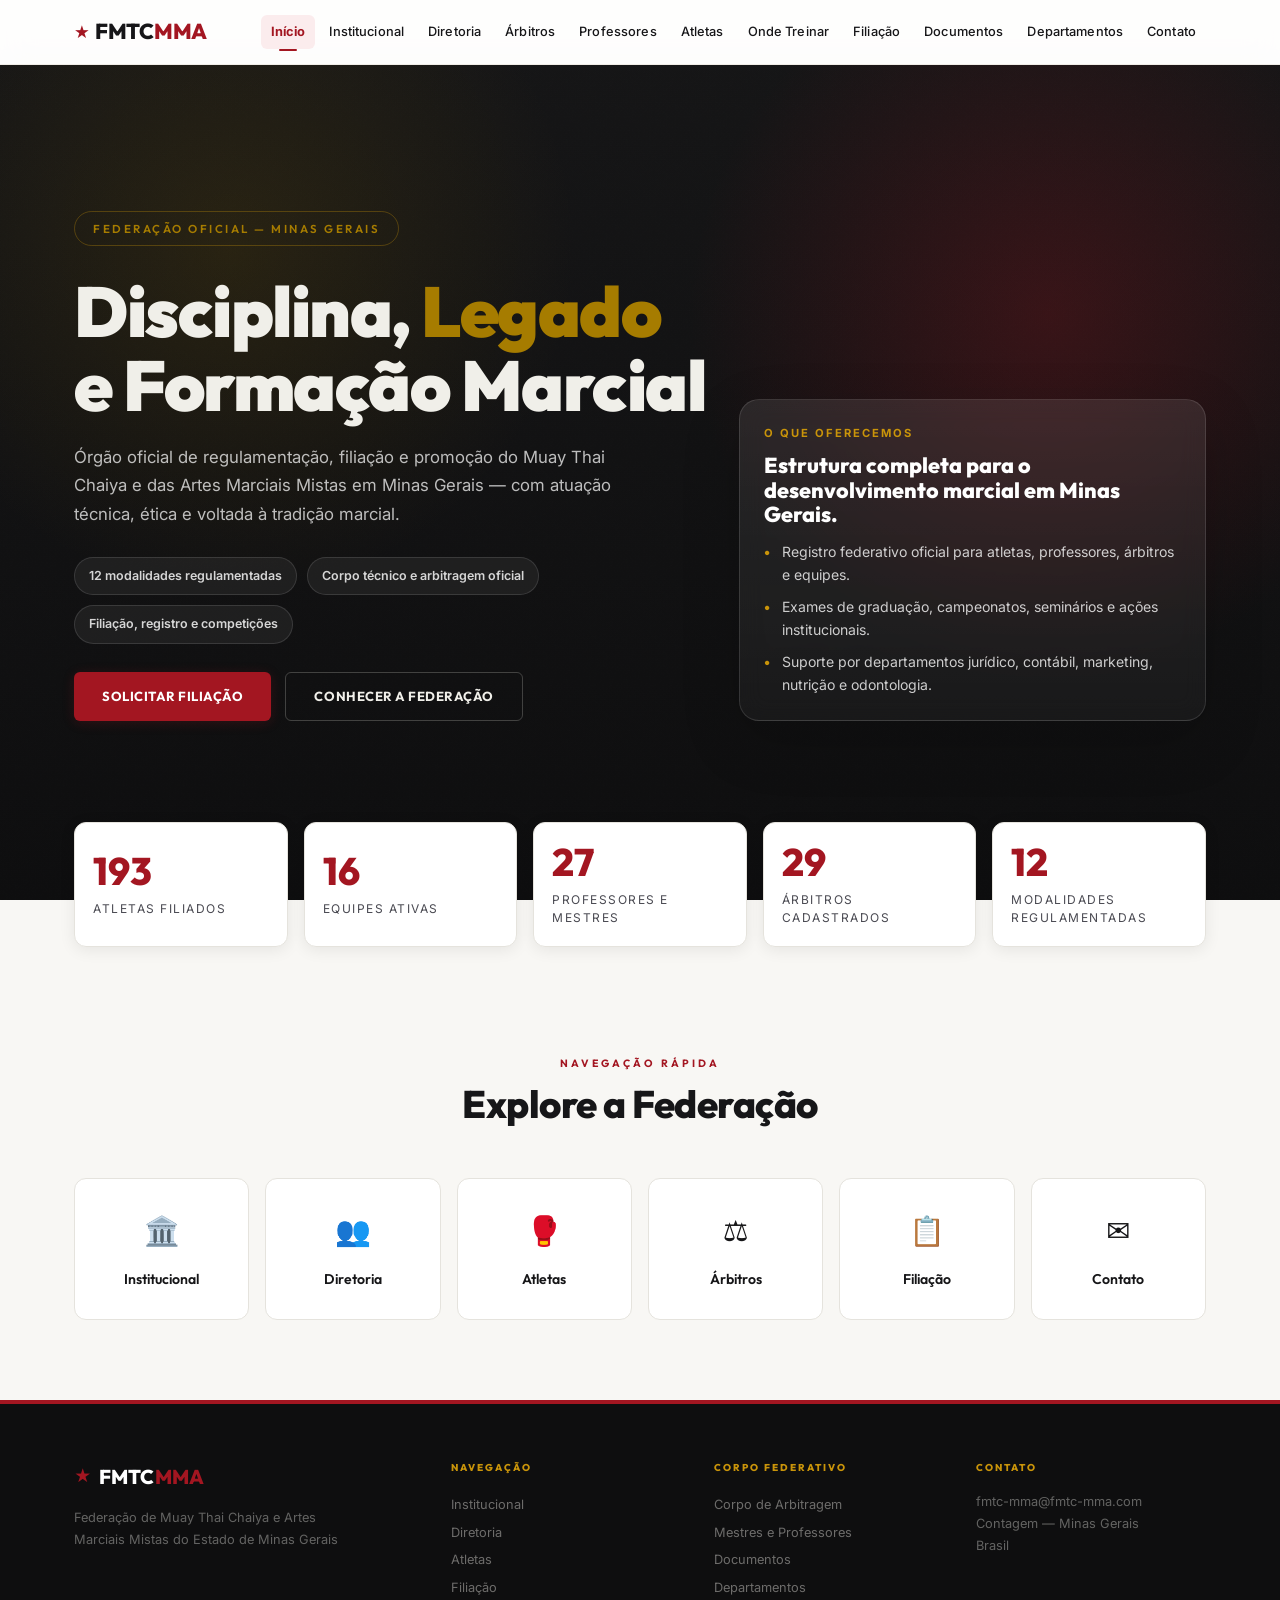
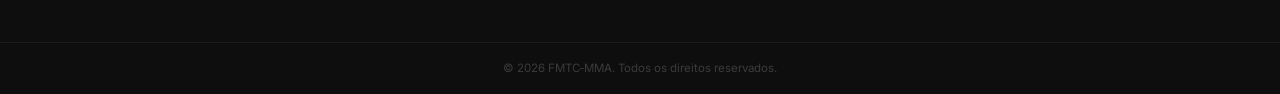
<file: index.html>
<!DOCTYPE html>
<html lang="pt-BR">
<head>
  <meta charset="UTF-8">
  <meta name="viewport" content="width=device-width, initial-scale=1.0">
  <title>FMTC-MMA — Federação de Muay Thai Chaiya e MMA de Minas Gerais</title>
  <meta name="description" content="Site oficial da FMTC-MMA — Federação de Muay Thai Chaiya e Artes Marciais Mistas de Minas Gerais. Filiação, arbitragem, corpo técnico, atletas e competições.">
  <link rel="preconnect" href="https://fonts.googleapis.com">
  <link rel="preconnect" href="https://fonts.gstatic.com" crossorigin>
  <link href="https://fonts.googleapis.com/css2?family=Inter:wght@400;500;600&family=Outfit:wght@500;600;700;800;900&display=swap" rel="stylesheet">
  <link rel="stylesheet" href="style.css">
</head>
<body>

  <a class="skip-link" href="#main-content">Ir para o conteúdo</a>

  <!-- ══════ HEADER ══════ -->
  <header class="header" id="header">
    <div class="container header__inner">
      <a href="#/inicio" class="logo" aria-label="Página inicial">
        <span class="logo__icon">&#9733;</span>
        <span class="logo__text">FMTC<span class="logo__accent">MMA</span></span>
      </a>
      <nav class="nav-desktop" aria-label="Navegação principal">
        <a href="#/inicio" class="nav-link" data-route="/inicio">Início</a>
        <a href="#/institucional" class="nav-link" data-route="/institucional">Institucional</a>
        <a href="#/diretoria" class="nav-link" data-route="/diretoria">Diretoria</a>
        <a href="#/arbitros" class="nav-link" data-route="/arbitros">Árbitros</a>
        <a href="#/professores" class="nav-link" data-route="/professores">Professores</a>
        <a href="#/atletas" class="nav-link" data-route="/atletas">Atletas</a>
        <a href="#/onde-treinar" class="nav-link" data-route="/onde-treinar">Onde Treinar</a>
        <a href="#/filiacao" class="nav-link" data-route="/filiacao">Filiação</a>
        <a href="#/documentos" class="nav-link" data-route="/documentos">Documentos</a>
        <a href="#/departamentos" class="nav-link" data-route="/departamentos">Departamentos</a>
        <a href="#/contato" class="nav-link" data-route="/contato">Contato</a>
      </nav>
      <button class="mobile-toggle" id="mobileToggle" aria-label="Abrir menu de navegação" aria-expanded="false" aria-controls="navMobile">
        <span></span><span></span><span></span>
      </button>
    </div>
    <nav class="nav-mobile" id="navMobile" aria-label="Navegação mobile" aria-hidden="true">
      <a href="#/inicio" class="nav-link" data-route="/inicio">Início</a>
      <a href="#/institucional" class="nav-link" data-route="/institucional">Institucional</a>
      <a href="#/diretoria" class="nav-link" data-route="/diretoria">Diretoria</a>
      <a href="#/arbitros" class="nav-link" data-route="/arbitros">Árbitros</a>
      <a href="#/professores" class="nav-link" data-route="/professores">Professores</a>
      <a href="#/atletas" class="nav-link" data-route="/atletas">Atletas</a>
      <a href="#/onde-treinar" class="nav-link" data-route="/onde-treinar">Onde Treinar</a>
      <a href="#/filiacao" class="nav-link" data-route="/filiacao">Filiação</a>
      <a href="#/documentos" class="nav-link" data-route="/documentos">Documentos</a>
      <a href="#/departamentos" class="nav-link" data-route="/departamentos">Departamentos</a>
      <a href="#/contato" class="nav-link" data-route="/contato">Contato</a>
    </nav>
  </header>

  <!-- ══════ SPA VIEW CONTAINER ══════ -->
  <main id="main-content" class="app" aria-live="polite" aria-atomic="false"></main>

  <!-- ══════ FOOTER ══════ -->
  <footer class="footer">
    <div class="container footer__grid">
      <div class="footer__col">
        <div class="footer__brand"><span class="logo__icon">&#9733;</span> <span class="logo__text">FMTC<span class="logo__accent">MMA</span></span></div>
        <p class="footer__tagline">Federação de Muay Thai Chaiya e Artes Marciais Mistas do Estado de Minas Gerais</p>
      </div>
      <div class="footer__col">
        <h4 class="footer__heading">Navegação</h4>
        <a href="#/institucional">Institucional</a>
        <a href="#/diretoria">Diretoria</a>
        <a href="#/atletas">Atletas</a>
        <a href="#/filiacao">Filiação</a>
      </div>
      <div class="footer__col">
        <h4 class="footer__heading">Corpo Federativo</h4>
        <a href="#/arbitros">Corpo de Arbitragem</a>
        <a href="#/professores">Mestres e Professores</a>
        <a href="#/documentos">Documentos</a>
        <a href="#/departamentos">Departamentos</a>
      </div>
      <div class="footer__col">
        <h4 class="footer__heading">Contato</h4>
        <p>fmtc-mma@fmtc-mma.com</p>
        <p>Contagem — Minas Gerais</p>
        <p>Brasil</p>
      </div>
    </div>
    <div class="footer__bottom">
      <div class="container"><p>&copy; 2026 FMTC&#8209;MMA. Todos os direitos reservados.</p></div>
    </div>
  </footer>

  <script src="script.js"></script>
</body>
</html>
</file>
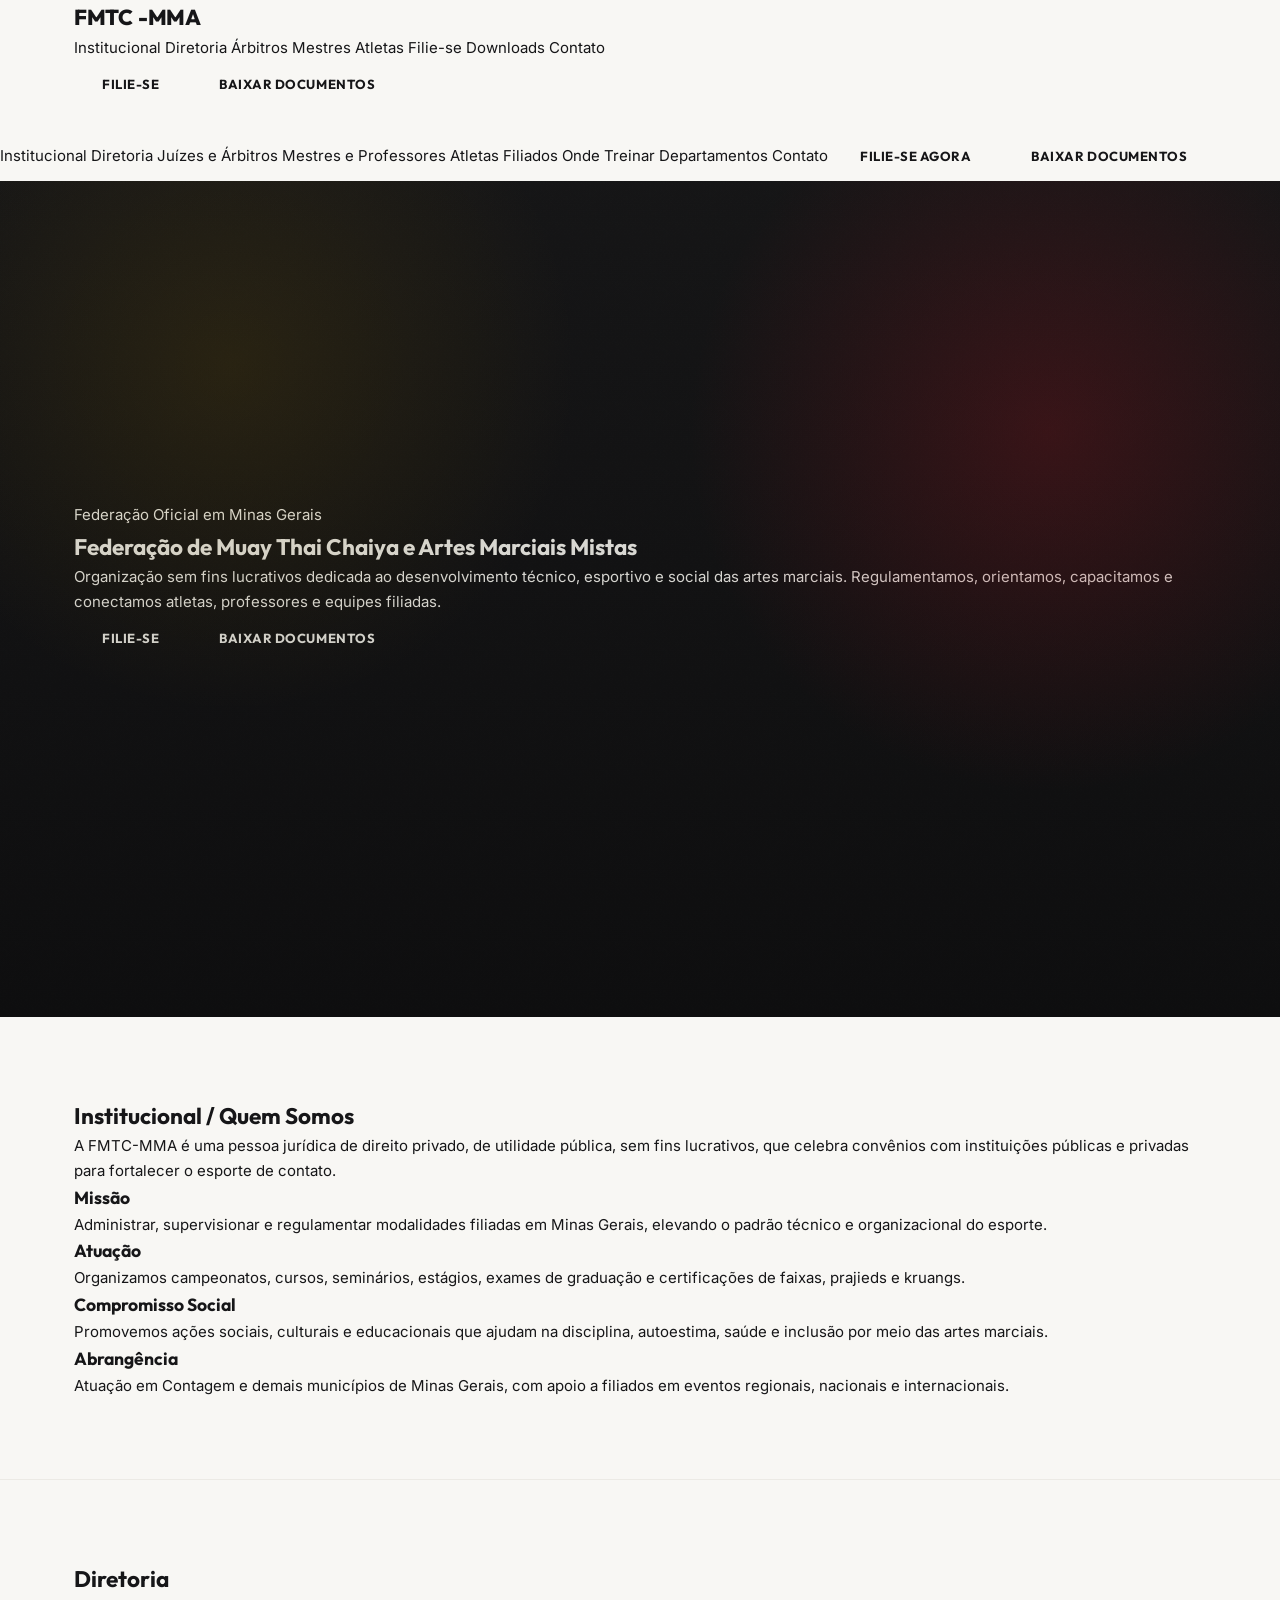
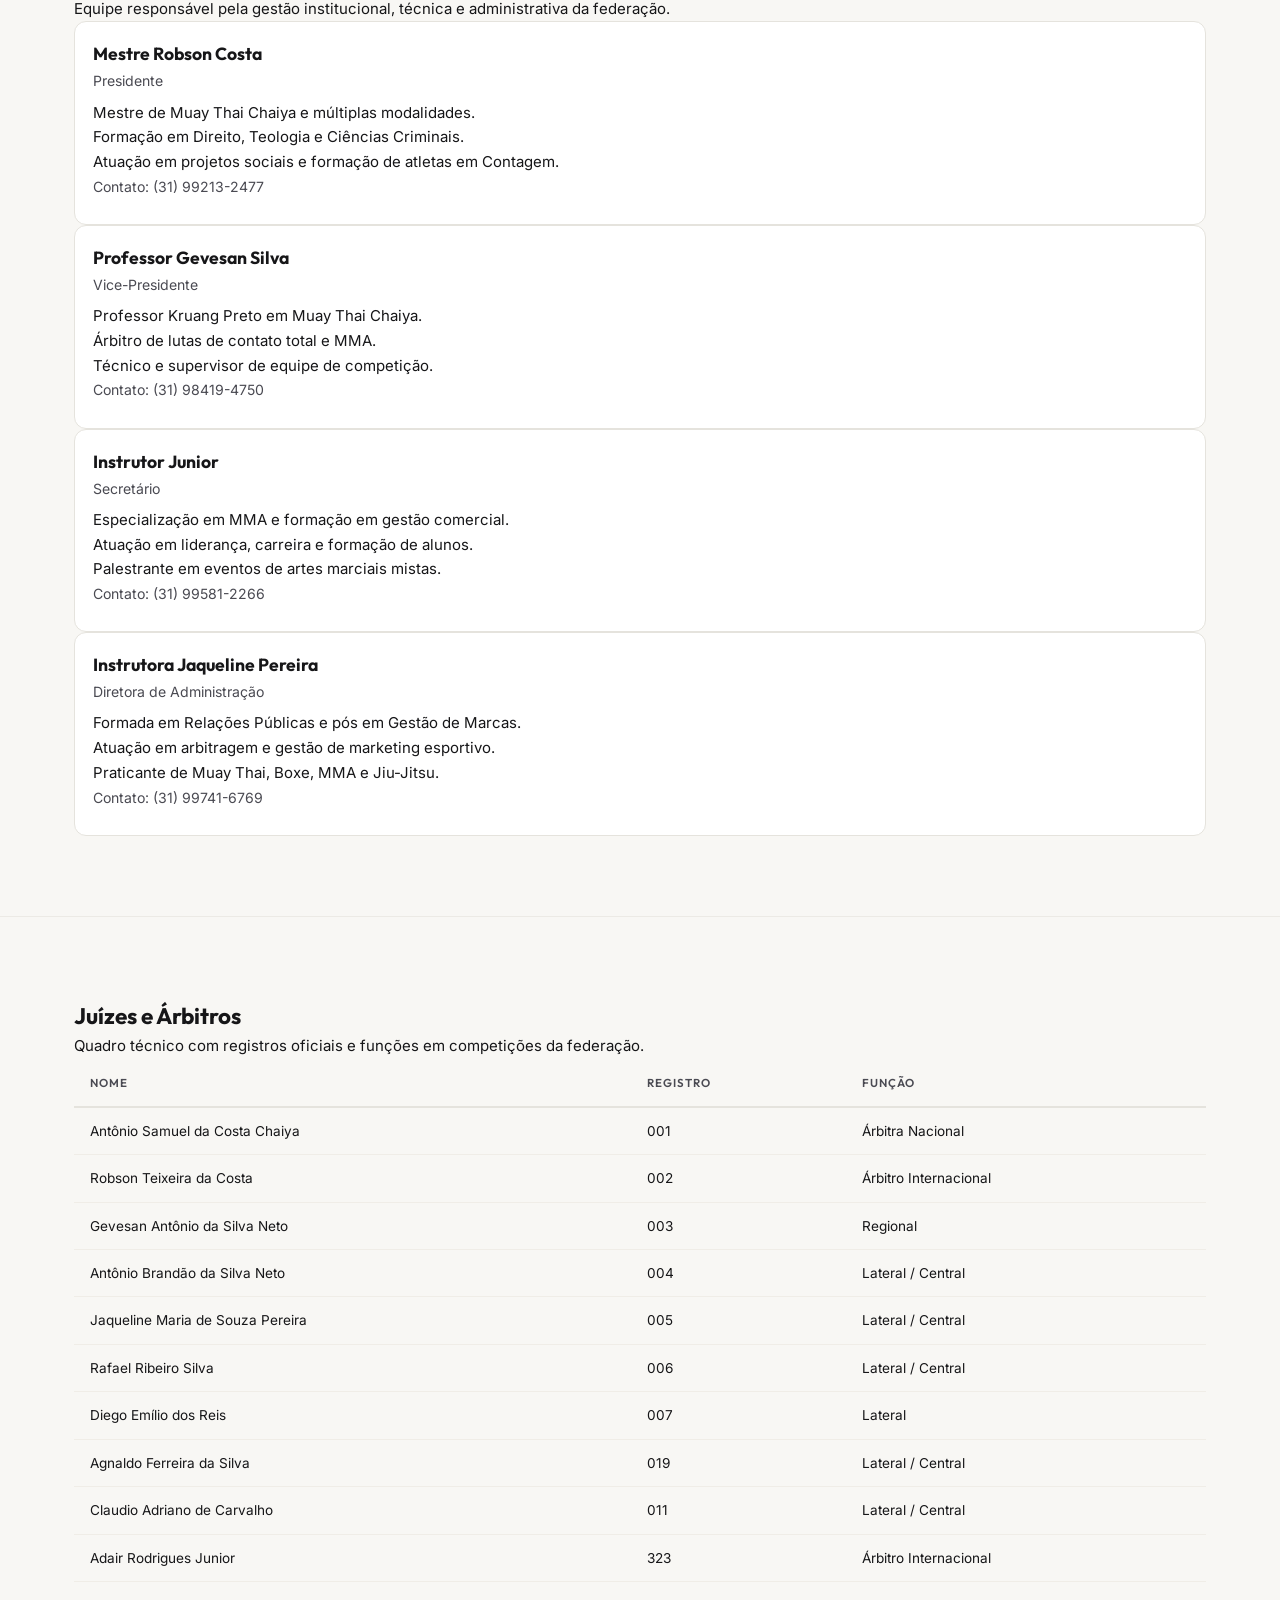
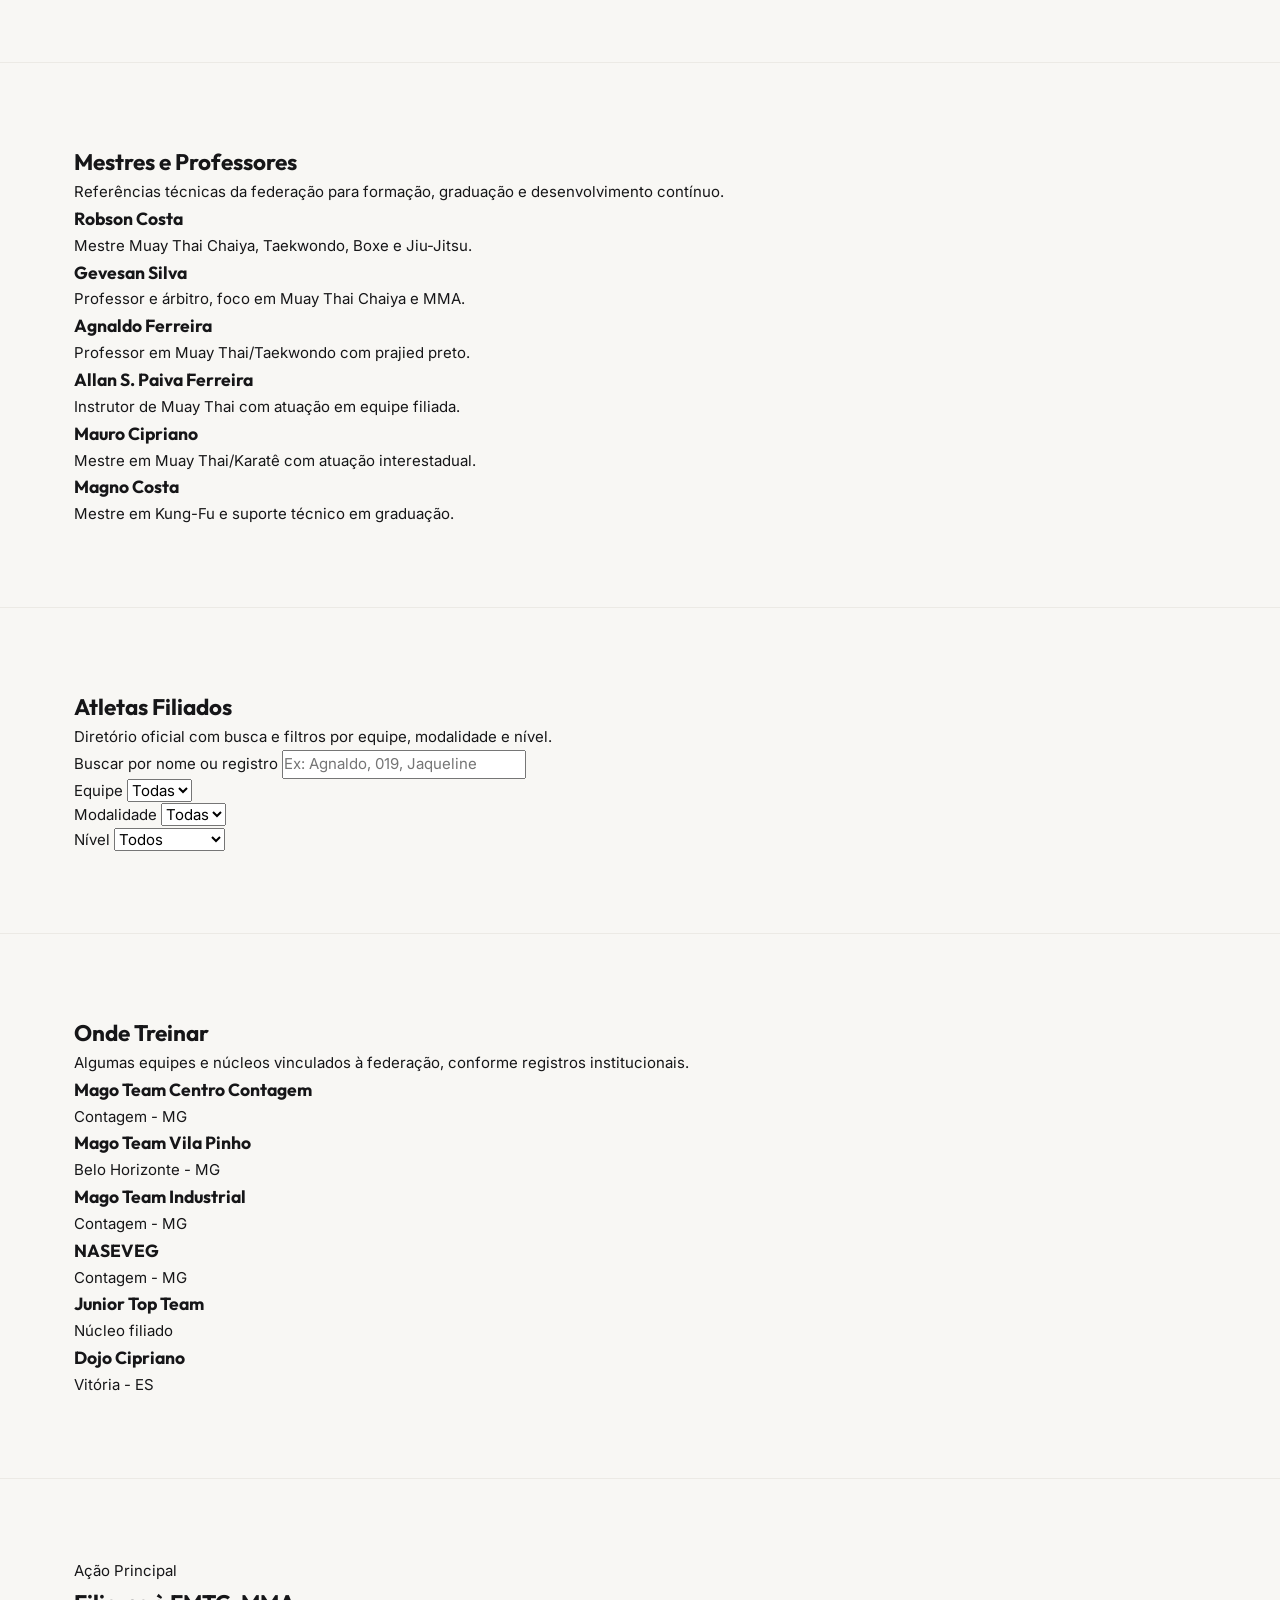
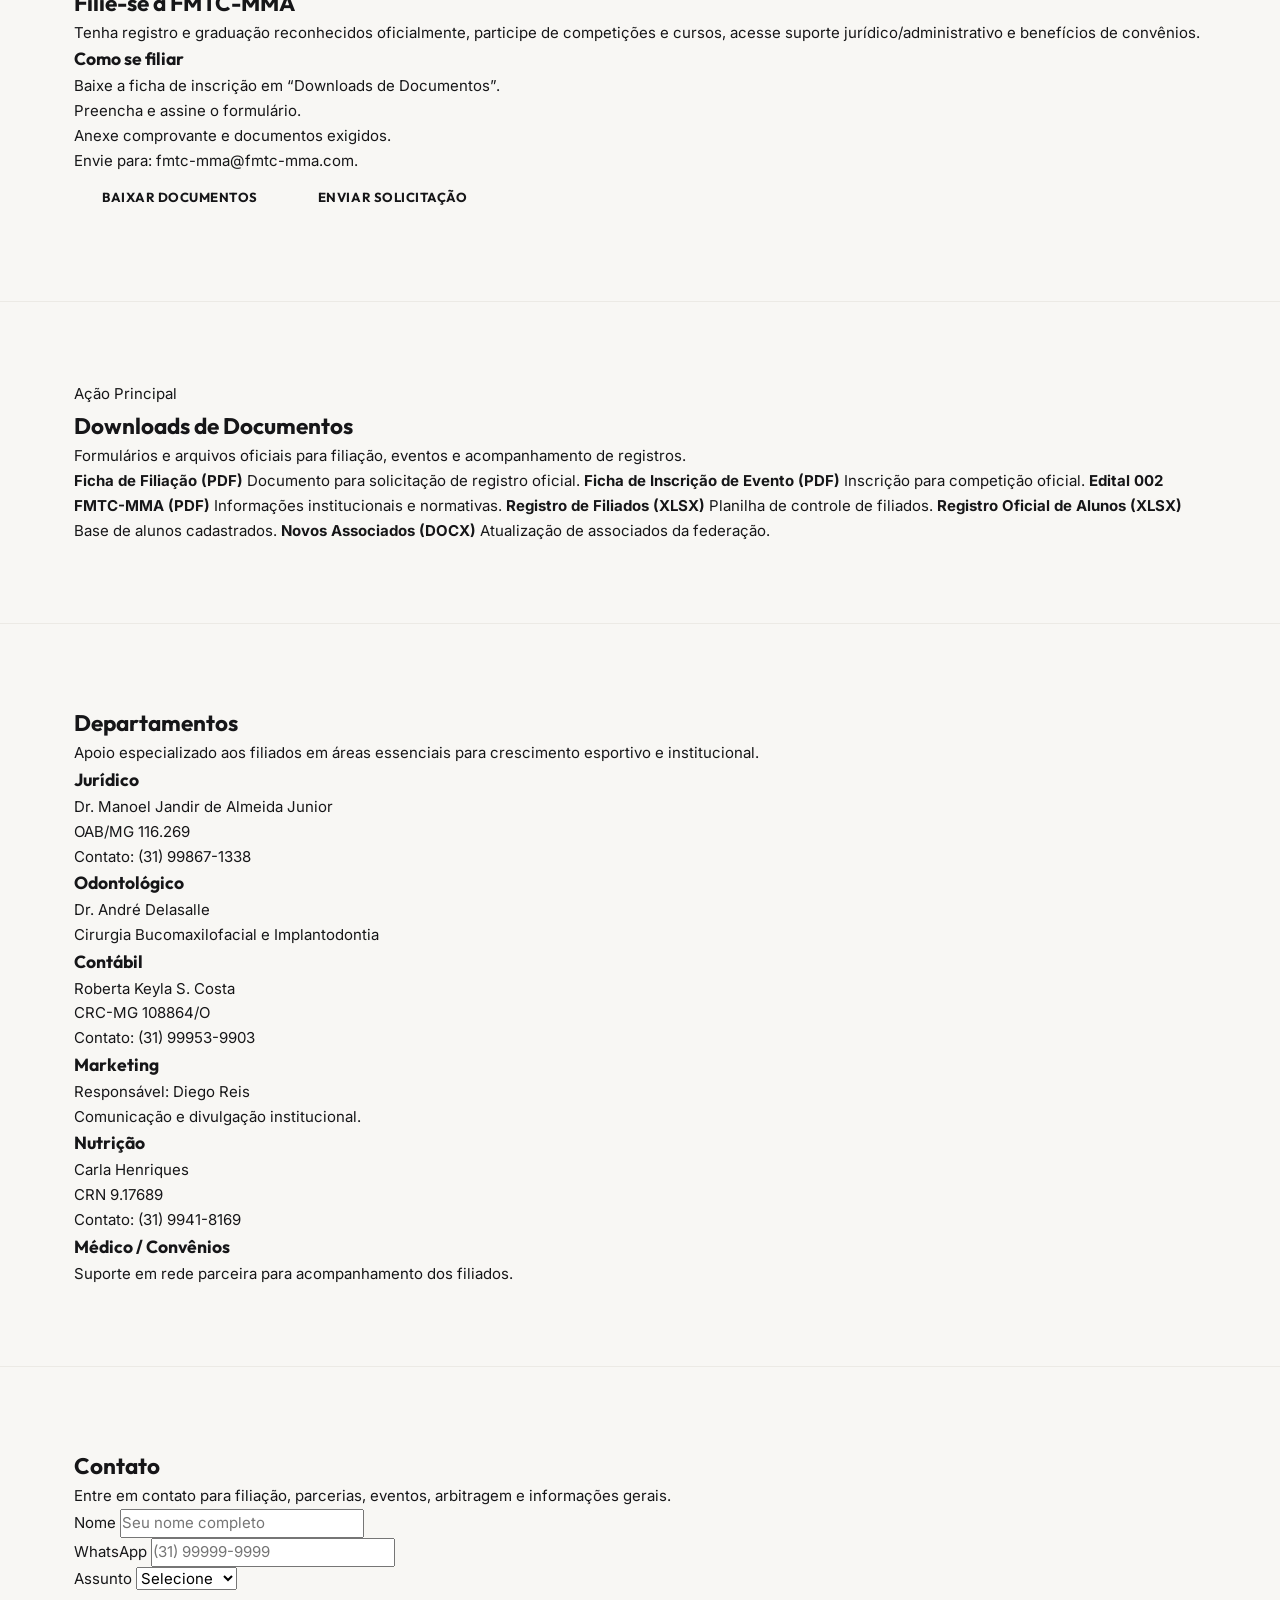
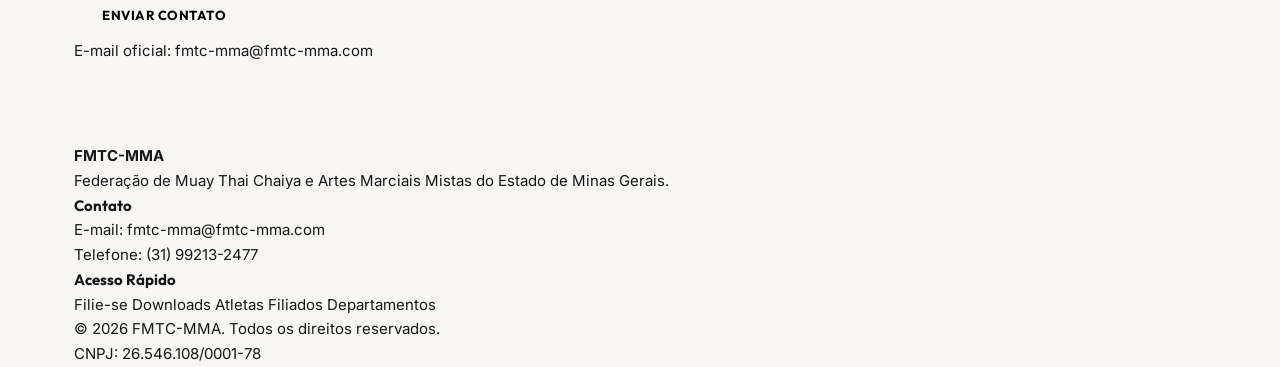
<file: bkp-index.html>
<!DOCTYPE html>
<html lang="pt-BR">
<head>
  <meta charset="UTF-8">
  <meta name="viewport" content="width=device-width, initial-scale=1.0">
  <title>FMTC-MMA | Federação de Muay Thai Chaiya e Artes Marciais Mistas de Minas Gerais</title>
  <meta name="description" content="Site oficial da FMTC-MMA. Conheça a federação, diretoria, árbitros, mestres e professores, atletas filiados, departamentos e documentos oficiais.">
  <meta name="author" content="FMTC-MMA">
  <meta property="og:type" content="website">
  <meta property="og:title" content="FMTC-MMA | Federação de Muay Thai Chaiya e Artes Marciais Mistas de Minas Gerais">
  <meta property="og:description" content="Informações institucionais, filiação, atletas e documentos oficiais da federação.">
  <meta property="og:image" content="https://placehold.co/1200x630/B91C1C/FFFFFF?text=FMTC-MMA">
  <meta property="twitter:card" content="summary_large_image">

  <link rel="preconnect" href="https://fonts.googleapis.com">
  <link rel="preconnect" href="https://fonts.gstatic.com" crossorigin>
  <link href="https://fonts.googleapis.com/css2?family=Inter:wght@400;500;600&family=Outfit:wght@600;700;800&display=swap" rel="stylesheet">
  <link rel="stylesheet" href="style.css">
</head>
<body>
  <a href="#conteudo" class="skip-link">Pular para conteúdo principal</a>

  <header class="site-header" id="header">
    <div class="container header-inner">
      <a href="#home" class="logo" aria-label="FMTC-MMA - Início">FMTC<span class="logo-accent">-MMA</span></a>

      <nav class="nav-desktop" aria-label="Navegação principal">
        <a href="#institucional">Institucional</a>
        <a href="#diretoria">Diretoria</a>
        <a href="#arbitros">Árbitros</a>
        <a href="#mestres">Mestres</a>
        <a href="#atletas">Atletas</a>
        <a href="#filie-se">Filie-se</a>
        <a href="#downloads">Downloads</a>
        <a href="#contato">Contato</a>
      </nav>

      <div class="header-actions">
        <a href="#filie-se" class="btn btn-primary btn-sm">Filie-se</a>
        <a href="#downloads" class="btn btn-outline btn-sm">Baixar Documentos</a>
      </div>

      <button id="menu-toggle" class="menu-toggle" aria-label="Abrir menu" aria-expanded="false">
        <span class="hamburger"><span></span><span></span><span></span></span>
      </button>
    </div>

    <div id="mobile-menu" class="mobile-menu" aria-hidden="true">
      <nav aria-label="Navegação móvel">
        <a href="#institucional">Institucional</a>
        <a href="#diretoria">Diretoria</a>
        <a href="#arbitros">Juízes e Árbitros</a>
        <a href="#mestres">Mestres e Professores</a>
        <a href="#atletas">Atletas Filiados</a>
        <a href="#onde-treinar">Onde Treinar</a>
        <a href="#departamentos">Departamentos</a>
        <a href="#contato">Contato</a>
        <a href="#filie-se" class="btn btn-primary mobile-menu-cta">Filie-se Agora</a>
        <a href="#downloads" class="btn btn-outline mobile-menu-cta">Baixar Documentos</a>
      </nav>
    </div>
  </header>

  <main id="conteudo">
    <section id="home" class="hero">
      <div class="container">
        <div class="hero-content">
          <span class="hero-badge">Federação Oficial em Minas Gerais</span>
          <h1>Federação de Muay Thai Chaiya e Artes Marciais Mistas</h1>
          <p class="hero-text">
            Organização sem fins lucrativos dedicada ao desenvolvimento técnico, esportivo e social das artes marciais.
            Regulamentamos, orientamos, capacitamos e conectamos atletas, professores e equipes filiadas.
          </p>
          <div class="hero-actions">
            <a href="#filie-se" class="btn btn-primary btn-lg">Filie-se</a>
            <a href="#downloads" class="btn btn-outline btn-lg">Baixar Documentos</a>
          </div>
        </div>
      </div>
    </section>

    <section id="institucional" class="section">
      <div class="container">
        <header class="section-header text-left">
          <h2>Institucional / Quem Somos</h2>
          <p>
            A FMTC-MMA é uma pessoa jurídica de direito privado, de utilidade pública, sem fins lucrativos,
            que celebra convênios com instituições públicas e privadas para fortalecer o esporte de contato.
          </p>
        </header>

        <div class="institutional-grid">
          <article class="info-card animate-on-scroll">
            <h3>Missão</h3>
            <p>Administrar, supervisionar e regulamentar modalidades filiadas em Minas Gerais, elevando o padrão técnico e organizacional do esporte.</p>
          </article>
          <article class="info-card animate-on-scroll">
            <h3>Atuação</h3>
            <p>Organizamos campeonatos, cursos, seminários, estágios, exames de graduação e certificações de faixas, prajieds e kruangs.</p>
          </article>
          <article class="info-card animate-on-scroll">
            <h3>Compromisso Social</h3>
            <p>Promovemos ações sociais, culturais e educacionais que ajudam na disciplina, autoestima, saúde e inclusão por meio das artes marciais.</p>
          </article>
          <article class="info-card animate-on-scroll">
            <h3>Abrangência</h3>
            <p>Atuação em Contagem e demais municípios de Minas Gerais, com apoio a filiados em eventos regionais, nacionais e internacionais.</p>
          </article>
        </div>
      </div>
    </section>

    <section id="diretoria" class="section section-alt">
      <div class="container">
        <header class="section-header">
          <h2>Diretoria</h2>
          <p>Equipe responsável pela gestão institucional, técnica e administrativa da federação.</p>
        </header>

        <div class="card-grid card-grid-2">
          <article class="profile-card animate-on-scroll">
            <h3>Mestre Robson Costa</h3>
            <p class="role">Presidente</p>
            <ul>
              <li>Mestre de Muay Thai Chaiya e múltiplas modalidades.</li>
              <li>Formação em Direito, Teologia e Ciências Criminais.</li>
              <li>Atuação em projetos sociais e formação de atletas em Contagem.</li>
            </ul>
            <p class="meta">Contato: (31) 99213-2477</p>
          </article>

          <article class="profile-card animate-on-scroll">
            <h3>Professor Gevesan Silva</h3>
            <p class="role">Vice-Presidente</p>
            <ul>
              <li>Professor Kruang Preto em Muay Thai Chaiya.</li>
              <li>Árbitro de lutas de contato total e MMA.</li>
              <li>Técnico e supervisor de equipe de competição.</li>
            </ul>
            <p class="meta">Contato: (31) 98419-4750</p>
          </article>

          <article class="profile-card animate-on-scroll">
            <h3>Instrutor Junior</h3>
            <p class="role">Secretário</p>
            <ul>
              <li>Especialização em MMA e formação em gestão comercial.</li>
              <li>Atuação em liderança, carreira e formação de alunos.</li>
              <li>Palestrante em eventos de artes marciais mistas.</li>
            </ul>
            <p class="meta">Contato: (31) 99581-2266</p>
          </article>

          <article class="profile-card animate-on-scroll">
            <h3>Instrutora Jaqueline Pereira</h3>
            <p class="role">Diretora de Administração</p>
            <ul>
              <li>Formada em Relações Públicas e pós em Gestão de Marcas.</li>
              <li>Atuação em arbitragem e gestão de marketing esportivo.</li>
              <li>Praticante de Muay Thai, Boxe, MMA e Jiu-Jitsu.</li>
            </ul>
            <p class="meta">Contato: (31) 99741-6769</p>
          </article>
        </div>
      </div>
    </section>

    <section id="arbitros" class="section">
      <div class="container">
        <header class="section-header">
          <h2>Juízes e Árbitros</h2>
          <p>Quadro técnico com registros oficiais e funções em competições da federação.</p>
        </header>

        <div class="table-card animate-on-scroll">
          <table class="data-table" aria-label="Quadro de juízes e árbitros">
            <thead>
              <tr>
                <th>Nome</th>
                <th>Registro</th>
                <th>Função</th>
              </tr>
            </thead>
            <tbody>
              <tr><td>Antônio Samuel da Costa Chaiya</td><td>001</td><td>Árbitra Nacional</td></tr>
              <tr><td>Robson Teixeira da Costa</td><td>002</td><td>Árbitro Internacional</td></tr>
              <tr><td>Gevesan Antônio da Silva Neto</td><td>003</td><td>Regional</td></tr>
              <tr><td>Antônio Brandão da Silva Neto</td><td>004</td><td>Lateral / Central</td></tr>
              <tr><td>Jaqueline Maria de Souza Pereira</td><td>005</td><td>Lateral / Central</td></tr>
              <tr><td>Rafael Ribeiro Silva</td><td>006</td><td>Lateral / Central</td></tr>
              <tr><td>Diego Emílio dos Reis</td><td>007</td><td>Lateral</td></tr>
              <tr><td>Agnaldo Ferreira da Silva</td><td>019</td><td>Lateral / Central</td></tr>
              <tr><td>Claudio Adriano de Carvalho</td><td>011</td><td>Lateral / Central</td></tr>
              <tr><td>Adair Rodrigues Junior</td><td>323</td><td>Árbitro Internacional</td></tr>
            </tbody>
          </table>
        </div>
      </div>
    </section>

    <section id="mestres" class="section section-alt">
      <div class="container">
        <header class="section-header">
          <h2>Mestres e Professores</h2>
          <p>Referências técnicas da federação para formação, graduação e desenvolvimento contínuo.</p>
        </header>

        <div class="card-grid card-grid-3">
          <article class="mini-card animate-on-scroll"><h3>Robson Costa</h3><p>Mestre Muay Thai Chaiya, Taekwondo, Boxe e Jiu-Jitsu.</p></article>
          <article class="mini-card animate-on-scroll"><h3>Gevesan Silva</h3><p>Professor e árbitro, foco em Muay Thai Chaiya e MMA.</p></article>
          <article class="mini-card animate-on-scroll"><h3>Agnaldo Ferreira</h3><p>Professor em Muay Thai/Taekwondo com prajied preto.</p></article>
          <article class="mini-card animate-on-scroll"><h3>Allan S. Paiva Ferreira</h3><p>Instrutor de Muay Thai com atuação em equipe filiada.</p></article>
          <article class="mini-card animate-on-scroll"><h3>Mauro Cipriano</h3><p>Mestre em Muay Thai/Karatê com atuação interestadual.</p></article>
          <article class="mini-card animate-on-scroll"><h3>Magno Costa</h3><p>Mestre em Kung-Fu e suporte técnico em graduação.</p></article>
        </div>
      </div>
    </section>

    <section id="atletas" class="section">
      <div class="container">
        <header class="section-header">
          <h2>Atletas Filiados</h2>
          <p>Diretório oficial com busca e filtros por equipe, modalidade e nível.</p>
        </header>

        <div class="directory-controls animate-on-scroll">
          <div class="form-group">
            <label for="athlete-search">Buscar por nome ou registro</label>
            <input id="athlete-search" type="text" placeholder="Ex: Agnaldo, 019, Jaqueline">
          </div>
          <div class="form-group">
            <label for="filter-team">Equipe</label>
            <select id="filter-team"><option value="">Todas</option></select>
          </div>
          <div class="form-group">
            <label for="filter-modality">Modalidade</label>
            <select id="filter-modality"><option value="">Todas</option></select>
          </div>
          <div class="form-group">
            <label for="filter-level">Nível</label>
            <select id="filter-level">
              <option value="">Todos</option>
              <option value="ALUNO">Aluno(a)</option>
              <option value="INSTRUTOR">Instrutor(a)</option>
              <option value="PROFESSOR">Professor(a)</option>
              <option value="MESTRE">Mestre</option>
            </select>
          </div>
        </div>

        <p id="athlete-count" class="directory-count" aria-live="polite"></p>
        <div id="athlete-list" class="athlete-grid"></div>
      </div>
    </section>

    <section id="onde-treinar" class="section section-alt">
      <div class="container">
        <header class="section-header">
          <h2>Onde Treinar</h2>
          <p>Algumas equipes e núcleos vinculados à federação, conforme registros institucionais.</p>
        </header>

        <div class="card-grid card-grid-3">
          <article class="mini-card animate-on-scroll"><h3>Mago Team Centro Contagem</h3><p>Contagem - MG</p></article>
          <article class="mini-card animate-on-scroll"><h3>Mago Team Vila Pinho</h3><p>Belo Horizonte - MG</p></article>
          <article class="mini-card animate-on-scroll"><h3>Mago Team Industrial</h3><p>Contagem - MG</p></article>
          <article class="mini-card animate-on-scroll"><h3>NASEVEG</h3><p>Contagem - MG</p></article>
          <article class="mini-card animate-on-scroll"><h3>Junior Top Team</h3><p>Núcleo filiado</p></article>
          <article class="mini-card animate-on-scroll"><h3>Dojo Cipriano</h3><p>Vitória - ES</p></article>
        </div>
      </div>
    </section>

    <section id="filie-se" class="section section-cta">
      <div class="container container-narrow">
        <header class="section-header">
          <span class="section-badge">Ação Principal</span>
          <h2>Filie-se à FMTC-MMA</h2>
          <p>
            Tenha registro e graduação reconhecidos oficialmente, participe de competições e cursos,
            acesse suporte jurídico/administrativo e benefícios de convênios.
          </p>
        </header>

        <div class="cta-card animate-on-scroll">
          <h3>Como se filiar</h3>
          <ol>
            <li>Baixe a ficha de inscrição em “Downloads de Documentos”.</li>
            <li>Preencha e assine o formulário.</li>
            <li>Anexe comprovante e documentos exigidos.</li>
            <li>Envie para: <a href="mailto:fmtc-mma@fmtc-mma.com">fmtc-mma@fmtc-mma.com</a>.</li>
          </ol>
          <div class="hero-actions center">
            <a href="#downloads" class="btn btn-primary">Baixar Documentos</a>
            <a href="mailto:fmtc-mma@fmtc-mma.com" class="btn btn-outline">Enviar Solicitação</a>
          </div>
        </div>
      </div>
    </section>

    <section id="downloads" class="section">
      <div class="container">
        <header class="section-header">
          <span class="section-badge">Ação Principal</span>
          <h2>Downloads de Documentos</h2>
          <p>Formulários e arquivos oficiais para filiação, eventos e acompanhamento de registros.</p>
        </header>

        <div class="download-grid">
          <a class="download-item animate-on-scroll" href="arq/Filiar-se federação.pdf" download>
            <strong>Ficha de Filiação (PDF)</strong>
            <span>Documento para solicitação de registro oficial.</span>
          </a>
          <a class="download-item animate-on-scroll" href="arq/INVINCIBLE CHAIYA FIGHT Ficha de inscrição.pdf" download>
            <strong>Ficha de Inscrição de Evento (PDF)</strong>
            <span>Inscrição para competição oficial.</span>
          </a>
          <a class="download-item animate-on-scroll" href="arq/Edital 002 FMTC-MMA.pdf" download>
            <strong>Edital 002 FMTC-MMA (PDF)</strong>
            <span>Informações institucionais e normativas.</span>
          </a>
          <a class="download-item animate-on-scroll" href="arq/REGISTRO DE FILIADOS DA FMTC-MMA.xlsx" download>
            <strong>Registro de Filiados (XLSX)</strong>
            <span>Planilha de controle de filiados.</span>
          </a>
          <a class="download-item animate-on-scroll" href="arq/Registro Oficial de Alunos.xlsx" download>
            <strong>Registro Oficial de Alunos (XLSX)</strong>
            <span>Base de alunos cadastrados.</span>
          </a>
          <a class="download-item animate-on-scroll" href="arq/NOVOS ASSOCIADOS FMTC-MMA.docx" download>
            <strong>Novos Associados (DOCX)</strong>
            <span>Atualização de associados da federação.</span>
          </a>
        </div>
      </div>
    </section>

    <section id="departamentos" class="section section-alt">
      <div class="container">
        <header class="section-header">
          <h2>Departamentos</h2>
          <p>Apoio especializado aos filiados em áreas essenciais para crescimento esportivo e institucional.</p>
        </header>

        <div class="card-grid card-grid-3">
          <article class="mini-card animate-on-scroll">
            <h3>Jurídico</h3>
            <p>Dr. Manoel Jandir de Almeida Junior<br>OAB/MG 116.269<br>Contato: (31) 99867-1338</p>
          </article>
          <article class="mini-card animate-on-scroll">
            <h3>Odontológico</h3>
            <p>Dr. André Delasalle<br>Cirurgia Bucomaxilofacial e Implantodontia</p>
          </article>
          <article class="mini-card animate-on-scroll">
            <h3>Contábil</h3>
            <p>Roberta Keyla S. Costa<br>CRC-MG 108864/O<br>Contato: (31) 99953-9903</p>
          </article>
          <article class="mini-card animate-on-scroll">
            <h3>Marketing</h3>
            <p>Responsável: Diego Reis<br>Comunicação e divulgação institucional.</p>
          </article>
          <article class="mini-card animate-on-scroll">
            <h3>Nutrição</h3>
            <p>Carla Henriques<br>CRN 9.17689<br>Contato: (31) 9941-8169</p>
          </article>
          <article class="mini-card animate-on-scroll">
            <h3>Médico / Convênios</h3>
            <p>Suporte em rede parceira para acompanhamento dos filiados.</p>
          </article>
        </div>
      </div>
    </section>

    <section id="contato" class="section">
      <div class="container container-narrow">
        <header class="section-header">
          <h2>Contato</h2>
          <p>Entre em contato para filiação, parcerias, eventos, arbitragem e informações gerais.</p>
        </header>

        <form id="contact-form" class="contact-form animate-on-scroll" novalidate>
          <div class="form-group">
            <label for="contact-name">Nome</label>
            <input id="contact-name" name="name" type="text" placeholder="Seu nome completo" autocomplete="name" required>
          </div>
          <div class="form-group">
            <label for="contact-phone">WhatsApp</label>
            <input id="contact-phone" name="phone" type="tel" placeholder="(31) 99999-9999" autocomplete="tel" required>
          </div>
          <div class="form-group">
            <label for="contact-subject">Assunto</label>
            <select id="contact-subject" name="subject" required>
              <option value="">Selecione</option>
              <option value="Filiação">Filiação</option>
              <option value="Arbitragem">Arbitragem</option>
              <option value="Eventos">Eventos</option>
              <option value="Parcerias">Parcerias</option>
              <option value="Outros">Outros</option>
            </select>
          </div>
          <button type="submit" class="btn btn-primary btn-block btn-lg">Enviar Contato</button>
          <p class="form-note">E-mail oficial: <a href="mailto:fmtc-mma@fmtc-mma.com">fmtc-mma@fmtc-mma.com</a></p>
        </form>

        <div id="form-success" class="form-success" hidden>
          <h3>Mensagem registrada</h3>
          <p>Obrigado pelo contato. Nossa equipe retornará pelo WhatsApp ou e-mail informado.</p>
          <a href="#home" class="btn btn-outline">Voltar ao início</a>
        </div>
      </div>
    </section>
  </main>

  <footer class="site-footer">
    <div class="container">
      <div class="footer-grid">
        <div class="footer-info">
          <strong class="footer-logo">FMTC<span class="logo-accent">-MMA</span></strong>
          <p>Federação de Muay Thai Chaiya e Artes Marciais Mistas do Estado de Minas Gerais.</p>
        </div>
        <div class="footer-contact">
          <h4>Contato</h4>
          <p>E-mail: fmtc-mma@fmtc-mma.com</p>
          <p>Telefone: (31) 99213-2477</p>
        </div>
        <div class="footer-links">
          <h4>Acesso Rápido</h4>
          <nav aria-label="Links do rodapé">
            <a href="#filie-se">Filie-se</a>
            <a href="#downloads">Downloads</a>
            <a href="#atletas">Atletas Filiados</a>
            <a href="#departamentos">Departamentos</a>
          </nav>
        </div>
      </div>
      <div class="footer-bottom">
        <p>&copy; 2026 FMTC-MMA. Todos os direitos reservados.</p>
        <p>CNPJ: 26.546.108/0001-78</p>
      </div>
    </div>
  </footer>

  <script src="script.js"></script>
</body>
</html>
</file>
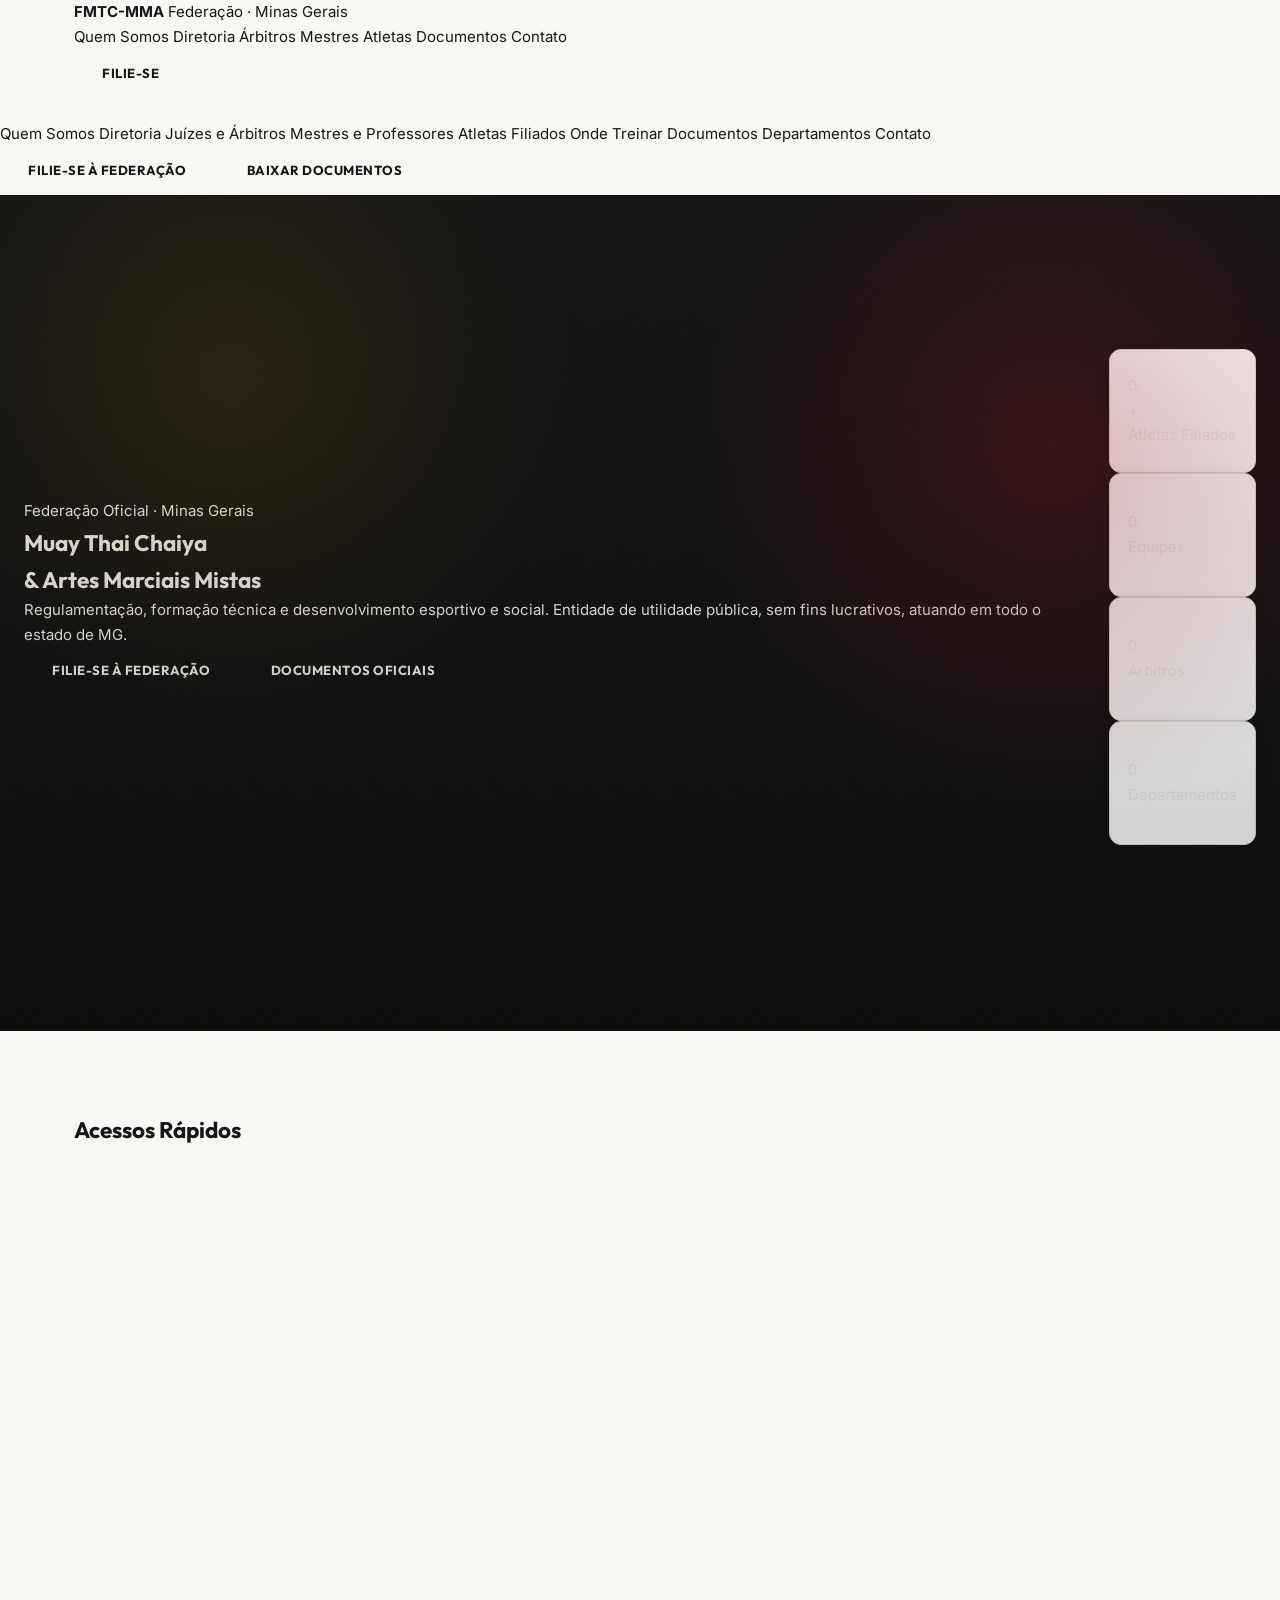
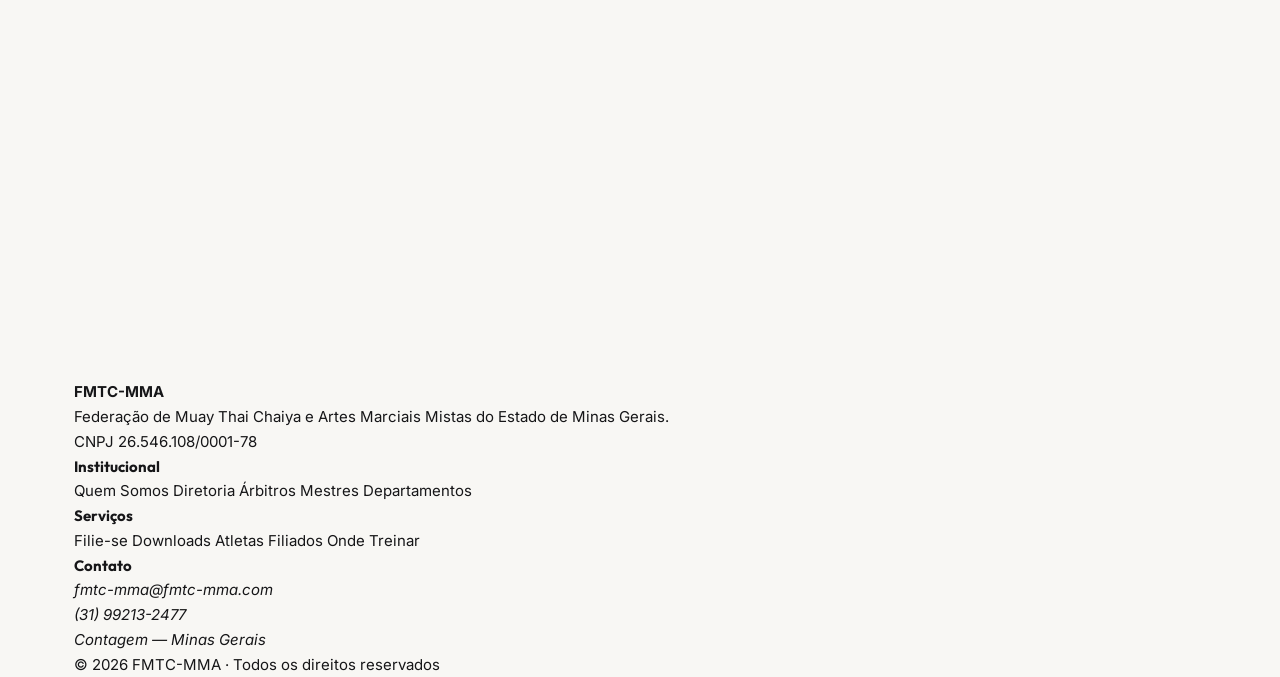
<file: bkp-phase3-index.html>
<!DOCTYPE html>
<html lang="pt-BR">
<head>
  <meta charset="UTF-8">
  <meta name="viewport" content="width=device-width, initial-scale=1.0">
  <title>FMTC-MMA · Federação de Muay Thai Chaiya e Artes Marciais Mistas — MG</title>
  <meta name="description" content="Entidade oficial de regulamentação, formação e desenvolvimento do Muay Thai Chaiya e Artes Marciais Mistas em Minas Gerais.">
  <meta name="author" content="FMTC-MMA">
  <meta property="og:type" content="website">
  <meta property="og:title" content="FMTC-MMA · Federação Oficial — Minas Gerais">
  <meta property="og:description" content="Regulamentação, formação e desenvolvimento das artes marciais em Minas Gerais.">
  <meta property="og:image" content="https://placehold.co/1200x630/0c0c0c/ffffff?text=FMTC-MMA">

  <link rel="preconnect" href="https://fonts.googleapis.com">
  <link rel="preconnect" href="https://fonts.gstatic.com" crossorigin>
  <link href="https://fonts.googleapis.com/css2?family=Inter:wght@400;500;600&family=Outfit:wght@500;600;700;800;900&display=swap" rel="stylesheet">
  <link rel="stylesheet" href="style.css">
</head>
<body>
  <a href="#conteudo" class="skip-link">Pular para conteúdo principal</a>

  <!-- ═══════════════ HEADER ═══════════════ -->
  <header class="site-header" id="header" role="banner">
    <div class="container header-inner">
      <a href="#home" class="logo-block" aria-label="FMTC-MMA — Início">
        <strong class="logo-mark">FMTC<span class="logo-red">-MMA</span></strong>
        <span class="logo-sub">Federação · Minas Gerais</span>
      </a>

      <nav class="nav-desktop" aria-label="Navegação principal">
        <a href="#institucional">Quem Somos</a>
        <a href="#diretoria">Diretoria</a>
        <a href="#arbitros">Árbitros</a>
        <a href="#mestres">Mestres</a>
        <a href="#atletas">Atletas</a>
        <a href="#downloads">Documentos</a>
        <a href="#contato">Contato</a>
      </nav>

      <div class="header-cta">
        <a href="#filie-se" class="btn btn-cta btn-sm">Filie-se</a>
      </div>

      <button id="menu-toggle" class="menu-toggle" aria-label="Abrir menu" aria-expanded="false">
        <span class="hamburger"><span></span><span></span><span></span></span>
      </button>
    </div>

    <div id="mobile-menu" class="mobile-menu" aria-hidden="true">
      <nav aria-label="Navegação móvel">
        <a href="#institucional">Quem Somos</a>
        <a href="#diretoria">Diretoria</a>
        <a href="#arbitros">Juízes e Árbitros</a>
        <a href="#mestres">Mestres e Professores</a>
        <a href="#atletas">Atletas Filiados</a>
        <a href="#onde-treinar">Onde Treinar</a>
        <a href="#downloads">Documentos</a>
        <a href="#departamentos">Departamentos</a>
        <a href="#contato">Contato</a>
      </nav>
      <div class="mobile-menu-foot">
        <a href="#filie-se" class="btn btn-cta btn-block">Filie-se à Federação</a>
        <a href="#downloads" class="btn btn-ghost btn-block">Baixar Documentos</a>
      </div>
    </div>
  </header>

  <!-- ═══════════════ MAIN ═══════════════ -->
  <main id="conteudo">

    <!-- ▬▬ HERO ▬▬ -->
    <section id="home" class="hero">
      <div class="hero-bg" aria-hidden="true">
        <div class="hero-grain"></div>
      </div>
      <div class="container hero-inner">
        <div class="hero-body anim-hero">
          <p class="hero-kicker">Federação Oficial · Minas Gerais</p>
          <h1 class="hero-title">
            Muay Thai Chaiya<br>
            <span class="hero-amp">&amp;</span> Artes Marciais Mistas
          </h1>
          <p class="hero-lead">
            Regulamentação, formação técnica e desenvolvimento esportivo e social.
            Entidade de utilidade pública, sem fins lucrativos, atuando em todo o estado de MG.
          </p>
          <div class="hero-actions">
            <a href="#filie-se" class="btn btn-cta btn-lg">Filie-se à Federação</a>
            <a href="#downloads" class="btn btn-ghost btn-lg">Documentos Oficiais</a>
          </div>
        </div>
      </div>
      <div class="hero-stats-bar">
        <div class="container">
          <div class="hero-stats" role="list" aria-label="Números da federação">
            <div class="stat" role="listitem">
              <span class="stat-num" data-target="36">0</span><span class="stat-plus">+</span>
              <span class="stat-label">Atletas Filiados</span>
            </div>
            <div class="stat" role="listitem">
              <span class="stat-num" data-target="6">0</span>
              <span class="stat-label">Equipes</span>
            </div>
            <div class="stat" role="listitem">
              <span class="stat-num" data-target="10">0</span>
              <span class="stat-label">Árbitros</span>
            </div>
            <div class="stat" role="listitem">
              <span class="stat-num" data-target="6">0</span>
              <span class="stat-label">Departamentos</span>
            </div>
          </div>
        </div>
      </div>
    </section>

    <!-- ▬▬ ACESSOS RÁPIDOS ▬▬ -->
    <section id="acessos" class="section section--quicklinks">
      <div class="container">
        <h2 class="sr-only">Acessos Rápidos</h2>
        <div class="ql-grid">
          <a href="#atletas" class="ql-card anim-up">
            <span class="ql-icon" aria-hidden="true">&#9733;</span>
            <h3>Atletas Filiados</h3>
            <p>Diretório oficial com busca e filtros</p>
          </a>
          <a href="#arbitros" class="ql-card anim-up">
            <span class="ql-icon" aria-hidden="true">&#9878;</span>
            <h3>Juízes e Árbitros</h3>
            <p>Quadro técnico e registros oficiais</p>
          </a>
          <a href="#mestres" class="ql-card anim-up">
            <span class="ql-icon" aria-hidden="true">&#9775;</span>
            <h3>Mestres e Professores</h3>
            <p>Referências técnicas e graduação</p>
          </a>
          <a href="#downloads" class="ql-card anim-up">
            <span class="ql-icon" aria-hidden="true">&#8681;</span>
            <h3>Documentos</h3>
            <p>Fichas, editais e registros oficiais</p>
          </a>
          <a href="#filie-se" class="ql-card ql-card--accent anim-up">
            <span class="ql-icon" aria-hidden="true">&#10148;</span>
            <h3>Filie-se</h3>
            <p>Registre-se na federação</p>
          </a>
          <a href="#departamentos" class="ql-card anim-up">
            <span class="ql-icon" aria-hidden="true">&#9881;</span>
            <h3>Departamentos</h3>
            <p>Suporte jurídico, médico e mais</p>
          </a>
        </div>
      </div>
    </section>

    <!-- ▬▬ INSTITUCIONAL ▬▬ -->
    <section id="institucional" class="section">
      <div class="container">
        <div class="split split--wide">
          <div class="split__text">
            <span class="label-tag anim-up">Quem Somos</span>
            <h2 class="section-title anim-up">Comprometida com o esporte, a formação e o desenvolvimento social</h2>
            <p class="section-prose anim-up">
              A FMTC-MMA é uma pessoa jurídica de direito privado, de utilidade pública, sem fins lucrativos,
              que celebra convênios com instituições públicas e privadas para fortalecer o esporte de contato
              em Minas Gerais.
            </p>
            <p class="section-prose anim-up">
              Organizamos campeonatos, cursos, seminários, estágios, exames de graduação e certificações
              de faixas, prajieds e kruangs. Promovemos ações sociais, culturais e educacionais que ajudam
              na disciplina, autoestima, saúde e inclusão por meio das artes marciais.
            </p>
          </div>
          <div class="split__cards">
            <article class="pillar-card anim-up">
              <span class="pillar-num" aria-hidden="true">01</span>
              <h3>Missão</h3>
              <p>Administrar, supervisionar e regulamentar modalidades de artes marciais em MG, elevando o padrão técnico e organizacional.</p>
            </article>
            <article class="pillar-card anim-up">
              <span class="pillar-num" aria-hidden="true">02</span>
              <h3>Atuação</h3>
              <p>Campeonatos, cursos, seminários, graduações e certificações oficiais de faixas e prajieds.</p>
            </article>
            <article class="pillar-card anim-up">
              <span class="pillar-num" aria-hidden="true">03</span>
              <h3>Social</h3>
              <p>Ações sociais e educacionais para disciplina, saúde e inclusão através das artes marciais.</p>
            </article>
            <article class="pillar-card anim-up">
              <span class="pillar-num" aria-hidden="true">04</span>
              <h3>Abrangência</h3>
              <p>Contagem e municípios de MG, com apoio a filiados em eventos regionais, nacionais e internacionais.</p>
            </article>
          </div>
        </div>
      </div>
    </section>

    <!-- ▬▬ DIRETORIA ▬▬ -->
    <section id="diretoria" class="section section--alt">
      <div class="container">
        <header class="section-head anim-up">
          <span class="label-tag">Governança</span>
          <h2 class="section-title">Diretoria</h2>
          <p class="section-sub">Gestão institucional, técnica e administrativa da federação.</p>
        </header>

        <div class="leader-grid">
          <article class="leader-card anim-up">
            <div class="leader-bar" aria-hidden="true"></div>
            <span class="leader-role">Presidente</span>
            <h3>Mestre Robson Costa</h3>
            <ul>
              <li>Mestre de Muay Thai Chaiya e múltiplas modalidades</li>
              <li>Formação em Direito, Teologia e Ciências Criminais</li>
              <li>Projetos sociais e formação de atletas em Contagem</li>
            </ul>
            <span class="leader-phone">(31) 99213-2477</span>
          </article>

          <article class="leader-card anim-up">
            <div class="leader-bar" aria-hidden="true"></div>
            <span class="leader-role">Vice-Presidente</span>
            <h3>Professor Gevesan Silva</h3>
            <ul>
              <li>Professor Kruang Preto em Muay Thai Chaiya</li>
              <li>Árbitro de lutas de contato total e MMA</li>
              <li>Técnico e supervisor de equipe de competição</li>
            </ul>
            <span class="leader-phone">(31) 98419-4750</span>
          </article>

          <article class="leader-card anim-up">
            <div class="leader-bar" aria-hidden="true"></div>
            <span class="leader-role">Secretário</span>
            <h3>Instrutor Junior</h3>
            <ul>
              <li>Especialização em MMA e gestão comercial</li>
              <li>Liderança, carreira e formação de alunos</li>
              <li>Palestrante em eventos de artes marciais</li>
            </ul>
            <span class="leader-phone">(31) 99581-2266</span>
          </article>

          <article class="leader-card anim-up">
            <div class="leader-bar" aria-hidden="true"></div>
            <span class="leader-role">Diretora de Administração</span>
            <h3>Instrutora Jaqueline Pereira</h3>
            <ul>
              <li>Relações Públicas e pós em Gestão de Marcas</li>
              <li>Arbitragem e gestão de marketing esportivo</li>
              <li>Praticante de Muay Thai, Boxe, MMA e Jiu-Jitsu</li>
            </ul>
            <span class="leader-phone">(31) 99741-6769</span>
          </article>
        </div>
      </div>
    </section>

    <!-- ▬▬ ÁRBITROS ▬▬ -->
    <section id="arbitros" class="section">
      <div class="container">
        <header class="section-head anim-up">
          <span class="label-tag">Corpo Técnico</span>
          <h2 class="section-title">Juízes e Árbitros</h2>
          <p class="section-sub">Quadro técnico com registros oficiais e funções em competições.</p>
        </header>

        <div class="table-wrap anim-up">
          <table class="data-table" aria-label="Quadro de juízes e árbitros">
            <thead>
              <tr>
                <th scope="col">Nome</th>
                <th scope="col">Registro</th>
                <th scope="col">Função</th>
              </tr>
            </thead>
            <tbody>
              <tr><td>Antônio Samuel da Costa Chaiya</td><td>001</td><td><span class="fn-badge fn--nacional">Nacional</span></td></tr>
              <tr><td>Robson Teixeira da Costa</td><td>002</td><td><span class="fn-badge fn--internacional">Internacional</span></td></tr>
              <tr><td>Gevesan Antônio da Silva Neto</td><td>003</td><td><span class="fn-badge fn--regional">Regional</span></td></tr>
              <tr><td>Antônio Brandão da Silva Neto</td><td>004</td><td>Lateral / Central</td></tr>
              <tr><td>Jaqueline Maria de Souza Pereira</td><td>005</td><td>Lateral / Central</td></tr>
              <tr><td>Rafael Ribeiro Silva</td><td>006</td><td>Lateral / Central</td></tr>
              <tr><td>Diego Emílio dos Reis</td><td>007</td><td>Lateral</td></tr>
              <tr><td>Agnaldo Ferreira da Silva</td><td>019</td><td>Lateral / Central</td></tr>
              <tr><td>Claudio Adriano de Carvalho</td><td>011</td><td>Lateral / Central</td></tr>
              <tr><td>Adair Rodrigues Junior</td><td>323</td><td><span class="fn-badge fn--internacional">Internacional</span></td></tr>
            </tbody>
          </table>
        </div>
      </div>
    </section>

    <!-- ▬▬ MESTRES E PROFESSORES ▬▬ -->
    <section id="mestres" class="section section--alt">
      <div class="container">
        <header class="section-head anim-up">
          <span class="label-tag">Referências Técnicas</span>
          <h2 class="section-title">Mestres e Professores</h2>
          <p class="section-sub">Formação, graduação e desenvolvimento contínuo de atletas e instrutores.</p>
        </header>

        <div class="masters-grid">
          <article class="master-card anim-up">
            <span class="master-level">Mestre</span>
            <h3>Robson Costa</h3>
            <p>Muay Thai Chaiya, Taekwondo, Boxe e Jiu-Jitsu.</p>
          </article>
          <article class="master-card anim-up">
            <span class="master-level master-level--prof">Professor</span>
            <h3>Gevesan Silva</h3>
            <p>Professor e árbitro em Muay Thai Chaiya e MMA.</p>
          </article>
          <article class="master-card anim-up">
            <span class="master-level master-level--prof">Professor</span>
            <h3>Agnaldo Ferreira</h3>
            <p>Muay Thai e Taekwondo, prajied preto.</p>
          </article>
          <article class="master-card anim-up">
            <span class="master-level master-level--inst">Instrutor</span>
            <h3>Allan S. Paiva Ferreira</h3>
            <p>Instrutor de Muay Thai em equipe filiada.</p>
          </article>
          <article class="master-card anim-up">
            <span class="master-level">Mestre</span>
            <h3>Mauro Cipriano</h3>
            <p>Muay Thai e Karatê, atuação interestadual.</p>
          </article>
          <article class="master-card anim-up">
            <span class="master-level">Mestre</span>
            <h3>Magno Costa</h3>
            <p>Kung-Fu e suporte técnico em graduação.</p>
          </article>
        </div>
      </div>
    </section>

    <!-- ▬▬ ATLETAS ▬▬ -->
    <section id="atletas" class="section">
      <div class="container">
        <header class="section-head anim-up">
          <span class="label-tag">Diretório Oficial</span>
          <h2 class="section-title">Atletas Filiados</h2>
          <p class="section-sub">Busca por equipe, modalidade e nível de graduação.</p>
        </header>

        <div class="dir-controls anim-up">
          <div class="field">
            <label for="athlete-search">Buscar por nome ou registro</label>
            <input id="athlete-search" type="text" placeholder="Ex: Agnaldo, 019, Jaqueline…">
          </div>
          <div class="field">
            <label for="filter-team">Equipe</label>
            <select id="filter-team"><option value="">Todas</option></select>
          </div>
          <div class="field">
            <label for="filter-modality">Modalidade</label>
            <select id="filter-modality"><option value="">Todas</option></select>
          </div>
          <div class="field">
            <label for="filter-level">Nível</label>
            <select id="filter-level">
              <option value="">Todos</option>
              <option value="ALUNO">Aluno(a)</option>
              <option value="INSTRUTOR">Instrutor(a)</option>
              <option value="PROFESSOR">Professor(a)</option>
              <option value="MESTRE">Mestre</option>
            </select>
          </div>
        </div>

        <p id="athlete-count" class="dir-count" aria-live="polite"></p>
        <div id="athlete-list" class="athlete-grid"></div>
      </div>
    </section>

    <!-- ▬▬ ONDE TREINAR ▬▬ -->
    <section id="onde-treinar" class="section section--alt">
      <div class="container">
        <header class="section-head anim-up">
          <span class="label-tag">Núcleos Filiados</span>
          <h2 class="section-title">Onde Treinar</h2>
          <p class="section-sub">Equipes e acadêmias vinculadas à federação.</p>
        </header>

        <div class="gym-grid">
          <article class="gym-card anim-up">
            <h3>Mago Team Centro Contagem</h3>
            <span class="gym-loc">Contagem — MG</span>
          </article>
          <article class="gym-card anim-up">
            <h3>Mago Team Vila Pinho</h3>
            <span class="gym-loc">Belo Horizonte — MG</span>
          </article>
          <article class="gym-card anim-up">
            <h3>Mago Team Industrial</h3>
            <span class="gym-loc">Contagem — MG</span>
          </article>
          <article class="gym-card anim-up">
            <h3>NASEVEG</h3>
            <span class="gym-loc">Contagem — MG</span>
          </article>
          <article class="gym-card anim-up">
            <h3>Junior Top Team</h3>
            <span class="gym-loc">Núcleo filiado</span>
          </article>
          <article class="gym-card anim-up">
            <h3>Dojo Cipriano</h3>
            <span class="gym-loc">Vitória — ES</span>
          </article>
        </div>
      </div>
    </section>

    <!-- ▬▬ FILIE-SE ▬▬ -->
    <section id="filie-se" class="section section--cta-band">
      <div class="container narrow">
        <header class="section-head anim-up">
          <span class="label-tag label-tag--gold">Ação Principal</span>
          <h2 class="section-title">Filie-se à FMTC-MMA</h2>
          <p class="section-sub">
            Registro e graduação reconhecidos oficialmente, acesso a competições, cursos,
            suporte jurídico/administrativo e benefícios dos convênios da federação.
          </p>
        </header>

        <div class="cta-card anim-up">
          <h3>Como se filiar</h3>
          <ol>
            <li>Baixe a ficha de inscrição em "Documentos Oficiais".</li>
            <li>Preencha e assine o formulário.</li>
            <li>Anexe comprovante e documentos exigidos.</li>
            <li>Envie para <a href="mailto:fmtc-mma@fmtc-mma.com">fmtc-mma@fmtc-mma.com</a>.</li>
          </ol>
          <div class="cta-card-actions">
            <a href="#downloads" class="btn btn-cta">Baixar Documentos</a>
            <a href="mailto:fmtc-mma@fmtc-mma.com" class="btn btn-ghost">Enviar Solicitação</a>
          </div>
        </div>
      </div>
    </section>

    <!-- ▬▬ DOWNLOADS ▬▬ -->
    <section id="downloads" class="section">
      <div class="container">
        <header class="section-head anim-up">
          <span class="label-tag">Documentos Oficiais</span>
          <h2 class="section-title">Downloads</h2>
          <p class="section-sub">Formulários e arquivos oficiais para filiação, eventos e registros.</p>
        </header>

        <div class="dl-grid">
          <a class="dl-item anim-up" href="arq/Filiar-se federação.pdf" download>
            <div class="dl-body">
              <strong>Ficha de Filiação</strong>
              <span>Solicitação de registro oficial.</span>
            </div>
            <span class="dl-ext">PDF</span>
          </a>
          <a class="dl-item anim-up" href="arq/INVINCIBLE CHAIYA FIGHT Ficha de inscrição.pdf" download>
            <div class="dl-body">
              <strong>Ficha de Inscrição — Evento</strong>
              <span>Inscrição para competição oficial.</span>
            </div>
            <span class="dl-ext">PDF</span>
          </a>
          <a class="dl-item anim-up" href="arq/Edital 002 FMTC-MMA.pdf" download>
            <div class="dl-body">
              <strong>Edital 002 FMTC-MMA</strong>
              <span>Informações institucionais e normativas.</span>
            </div>
            <span class="dl-ext">PDF</span>
          </a>
          <a class="dl-item anim-up" href="arq/REGISTRO DE FILIADOS DA FMTC-MMA.xlsx" download>
            <div class="dl-body">
              <strong>Registro de Filiados</strong>
              <span>Planilha de controle de filiados.</span>
            </div>
            <span class="dl-ext">XLSX</span>
          </a>
          <a class="dl-item anim-up" href="arq/Registro Oficial de Alunos.xlsx" download>
            <div class="dl-body">
              <strong>Registro Oficial de Alunos</strong>
              <span>Base de alunos cadastrados.</span>
            </div>
            <span class="dl-ext">XLSX</span>
          </a>
          <a class="dl-item anim-up" href="arq/NOVOS ASSOCIADOS FMTC-MMA.docx" download>
            <div class="dl-body">
              <strong>Novos Associados</strong>
              <span>Atualização de associados.</span>
            </div>
            <span class="dl-ext">DOCX</span>
          </a>
        </div>
      </div>
    </section>

    <!-- ▬▬ DEPARTAMENTOS ▬▬ -->
    <section id="departamentos" class="section section--alt">
      <div class="container">
        <header class="section-head anim-up">
          <span class="label-tag">Apoio ao Filiado</span>
          <h2 class="section-title">Departamentos</h2>
          <p class="section-sub">Suporte especializado em áreas essenciais para o crescimento esportivo e institucional.</p>
        </header>

        <div class="dept-grid">
          <article class="dept-card anim-up">
            <h3>Jurídico</h3>
            <p>Dr. Manoel Jandir de Almeida Junior</p>
            <span class="dept-detail">OAB/MG 116.269 · (31) 99867-1338</span>
          </article>
          <article class="dept-card anim-up">
            <h3>Odontológico</h3>
            <p>Dr. André Delasalle</p>
            <span class="dept-detail">Cirurgia Bucomaxilofacial e Implantodontia</span>
          </article>
          <article class="dept-card anim-up">
            <h3>Contábil</h3>
            <p>Roberta Keyla S. Costa</p>
            <span class="dept-detail">CRC-MG 108864/O · (31) 99953-9903</span>
          </article>
          <article class="dept-card anim-up">
            <h3>Marketing</h3>
            <p>Diego Reis</p>
            <span class="dept-detail">Comunicação e divulgação institucional</span>
          </article>
          <article class="dept-card anim-up">
            <h3>Nutrição</h3>
            <p>Carla Henriques</p>
            <span class="dept-detail">CRN 9.17689 · (31) 9941-8169</span>
          </article>
          <article class="dept-card anim-up">
            <h3>Médico / Convênios</h3>
            <p>Rede parceira</p>
            <span class="dept-detail">Acompanhamento e suporte aos filiados</span>
          </article>
        </div>
      </div>
    </section>

    <!-- ▬▬ CONTATO ▬▬ -->
    <section id="contato" class="section">
      <div class="container narrow">
        <header class="section-head anim-up">
          <span class="label-tag">Fale Conosco</span>
          <h2 class="section-title">Contato</h2>
          <p class="section-sub">Filiação, parcerias, eventos, arbitragem e informações gerais.</p>
        </header>

        <form id="contact-form" class="contact-form anim-up" novalidate>
          <div class="field">
            <label for="contact-name">Nome</label>
            <input id="contact-name" name="name" type="text" placeholder="Seu nome completo" autocomplete="name" required>
          </div>
          <div class="field">
            <label for="contact-phone">WhatsApp</label>
            <input id="contact-phone" name="phone" type="tel" placeholder="(31) 99999-9999" autocomplete="tel" required>
          </div>
          <div class="field">
            <label for="contact-subject">Assunto</label>
            <select id="contact-subject" name="subject" required>
              <option value="">Selecione</option>
              <option value="Filiação">Filiação</option>
              <option value="Arbitragem">Arbitragem</option>
              <option value="Eventos">Eventos</option>
              <option value="Parcerias">Parcerias</option>
              <option value="Outros">Outros</option>
            </select>
          </div>
          <button type="submit" class="btn btn-cta btn-block btn-lg">Enviar Contato</button>
          <p class="form-note">E-mail oficial: <a href="mailto:fmtc-mma@fmtc-mma.com">fmtc-mma@fmtc-mma.com</a></p>
        </form>

        <div id="form-success" class="form-success" hidden>
          <h3>Mensagem registrada</h3>
          <p>Obrigado. Retornaremos pelo WhatsApp ou e-mail informado.</p>
          <a href="#home" class="btn btn-ghost">Voltar ao início</a>
        </div>
      </div>
    </section>
  </main>

  <!-- ═══════════════ FOOTER ═══════════════ -->
  <footer class="site-footer" role="contentinfo">
    <div class="container">
      <div class="footer-top">
        <div class="footer-brand">
          <strong class="footer-logo">FMTC<span class="logo-red">-MMA</span></strong>
          <p>Federação de Muay Thai Chaiya e Artes Marciais Mistas do Estado de Minas Gerais.</p>
          <span class="footer-cnpj">CNPJ 26.546.108/0001-78</span>
        </div>
        <div class="footer-col">
          <h4>Institucional</h4>
          <nav aria-label="Links institucionais do rodapé">
            <a href="#institucional">Quem Somos</a>
            <a href="#diretoria">Diretoria</a>
            <a href="#arbitros">Árbitros</a>
            <a href="#mestres">Mestres</a>
            <a href="#departamentos">Departamentos</a>
          </nav>
        </div>
        <div class="footer-col">
          <h4>Serviços</h4>
          <nav aria-label="Links de serviços do rodapé">
            <a href="#filie-se">Filie-se</a>
            <a href="#downloads">Downloads</a>
            <a href="#atletas">Atletas Filiados</a>
            <a href="#onde-treinar">Onde Treinar</a>
          </nav>
        </div>
        <div class="footer-col">
          <h4>Contato</h4>
          <address>
            <p><a href="mailto:fmtc-mma@fmtc-mma.com">fmtc-mma@fmtc-mma.com</a></p>
            <p><a href="tel:+5531992132477">(31) 99213-2477</a></p>
            <p>Contagem — Minas Gerais</p>
          </address>
        </div>
      </div>
      <div class="footer-bottom">
        <p>&copy; 2026 FMTC-MMA · Todos os direitos reservados</p>
      </div>
    </div>
  </footer>

  <script src="script.js"></script>
</body>
</html>
</file>
<file: style.css>
/* ═══════════════════════════════════════════════════
   FMTC-MMA  ·  Phase 4  ·  Hash-Routed SPA
   Design System + View Styles
   ═══════════════════════════════════════════════════ */

/* ── TOKENS ────────────────────────────── */
:root{
  /* Brand */
  --red:#a31621;--red-deep:#7a111a;--red-soft:#fbeced;--red-mid:rgba(163,22,33,.1);
  --gold:#a67c00;--gold-bright:#c9940a;--gold-soft:#fdf7e3;
  --black:#0e0e0f;
  /* Surface / text */
  --bg:#ffffff;--bg-page:#f8f7f4;--bg-hero:#0e0e0f;--surface:#ffffff;
  --text:#161618;--text-2:#4a4a52;--text-3:#7c7c8a;
  --text-light:#4a4a52;--text-inv:#f0efe9;
  --border:#e5e3dd;--border-light:#f0ede7;
  /* Spacing scale (4px base) */
  --sp-1:4px;--sp-2:8px;--sp-3:12px;--sp-4:16px;--sp-5:20px;
  --sp-6:24px;--sp-8:32px;--sp-10:40px;--sp-12:48px;
  --sp-16:64px;--sp-20:80px;--sp-24:96px;
  /* Type scale */
  --text-xs:.7rem;--text-sm:.8rem;--text-base:.9rem;--text-md:1rem;
  --text-lg:1.15rem;--text-xl:1.35rem;
  --text-3xl:clamp(1.7rem,3.5vw,2.4rem);
  --text-hero:clamp(2.6rem,6vw,4.6rem);
  /* Layout */
  --container:1180px;--container-text:720px;--header-h:64px;
  /* Shape */
  --radius:12px;--radius-sm:6px;--radius-lg:20px;--radius-pill:999px;
  /* Shadow */
  --shadow:0 3px 16px rgba(0,0,0,.08);
  --shadow-lg:0 8px 40px rgba(0,0,0,.12);
  --shadow-xl:0 20px 60px rgba(0,0,0,.16);
  /* Motion */
  --ease:cubic-bezier(.22,1,.36,1);--dur-fast:.18s;--dur:.3s;
  --font-body:'Inter',system-ui,sans-serif;
  --font-display:'Outfit',system-ui,sans-serif;
}

/* ── RESET ─────────────────────────────── */
*,*::before,*::after{box-sizing:border-box;margin:0;padding:0}
html{scroll-behavior:smooth;-webkit-text-size-adjust:100%}
body{font-family:var(--font-body);color:var(--text);background:var(--bg-page);
  line-height:1.65;font-size:15px;overflow-x:hidden;
  -webkit-font-smoothing:antialiased}
body.menu-open{overflow:hidden}
h1,h2,h3,h4,h5,h6{font-family:var(--font-display)}
img{max-width:100%;display:block}
a{color:inherit;text-decoration:none}
button{font:inherit;cursor:pointer;border:none;background:none}
ul,ol{list-style:none}
input,textarea,select{font:inherit}

/* Skip link */
.skip-link{
  position:absolute;top:-100%;left:var(--sp-4);z-index:9999;
  background:var(--red);color:#fff;
  padding:var(--sp-2) var(--sp-5);
  border-radius:var(--radius-sm);
  font-size:.82rem;font-weight:700;
  transition:top var(--dur-fast);
}
.skip-link:focus{top:var(--sp-4);outline:3px solid var(--gold-bright)}

/* Global focus */
:focus-visible{
  outline:3px solid var(--gold-bright);
  outline-offset:3px;
  border-radius:var(--radius-sm);
}

.container{max-width:var(--container);margin:0 auto;padding:0 24px}

/* ── HEADER ────────────────────────────── */
.header{position:fixed;top:0;left:0;width:100%;z-index:900;
  background:rgba(255,255,255,.82);backdrop-filter:blur(16px);
  -webkit-backdrop-filter:blur(16px);
  border-bottom:1px solid var(--border-light);
  transition:background .3s,box-shadow .3s}
.header.scrolled{background:rgba(255,255,255,.96);box-shadow:0 1px 12px rgba(0,0,0,.06)}
.header__inner{display:flex;align-items:center;justify-content:space-between;
  height:var(--header-h)}

/* Logo */
.logo{display:flex;align-items:center;gap:6px;font-family:var(--font-display);
  font-weight:800;font-size:1.35rem;letter-spacing:-.5px;color:var(--text)}
.logo__icon{color:var(--red);font-size:1.1rem}
.logo__accent{color:var(--red);margin-left:1px}

/* Nav Desktop */
.nav-desktop{display:flex;gap:4px;align-items:center}
.nav-link{font-size:.8rem;font-weight:500;padding:6px 10px;border-radius:6px;
  transition:background .2s,color .2s;white-space:nowrap;letter-spacing:.01em}
.nav-link:hover,.nav-link.active{background:var(--red-soft);color:var(--red)}
.nav-link.active{font-weight:700;position:relative}
.nav-link.active::after{content:'';position:absolute;bottom:-2px;left:50%;
  transform:translateX(-50%);width:18px;height:2px;
  background:var(--red);border-radius:2px}

/* Mobile Toggle */
.mobile-toggle{display:none;flex-direction:column;gap:5px;padding:8px;z-index:910}
.mobile-toggle span{display:block;width:22px;height:2px;background:var(--text);
  border-radius:2px;transition:transform .3s,opacity .3s}
.mobile-toggle.open span:nth-child(1){transform:translateY(7px) rotate(45deg)}
.mobile-toggle.open span:nth-child(2){opacity:0}
.mobile-toggle.open span:nth-child(3){transform:translateY(-7px) rotate(-45deg)}

/* Nav Mobile */
.nav-mobile{display:none;flex-direction:column;
  background:rgba(255,255,255,.98);backdrop-filter:blur(20px);
  -webkit-backdrop-filter:blur(20px);
  padding:8px 24px 28px;border-bottom:1px solid var(--border-light);
  box-shadow:0 12px 32px rgba(0,0,0,.07);
  max-height:calc(100dvh - var(--header-h));overflow-y:auto}
.nav-mobile.open{display:flex}
.nav-mobile .nav-link{padding:13px 4px;font-size:.95rem;font-weight:500;
  border-bottom:1px solid var(--border-light);border-radius:0;color:var(--text)}
.nav-mobile .nav-link:last-child{border-bottom:none}
.nav-mobile .nav-link.active{color:var(--red);font-weight:700;background:transparent}

@media(max-width:1040px){
  .nav-desktop{display:none}
  .mobile-toggle{display:flex}
}

/* ── HERO (Home) ──────────────────────── */
.hero{position:relative;min-height:calc(100vh - var(--header-h));display:flex;align-items:center;
  background:var(--bg-hero);color:var(--text-inv);overflow:hidden;
  padding:calc(var(--header-h) + 40px) 0 136px}
.hero::before{content:'';position:absolute;inset:0;
  background:url("data:image/svg+xml,%3Csvg width='60' height='60' xmlns='http://www.w3.org/2000/svg'%3E%3Cfilter id='n'%3E%3CfeTurbulence baseFrequency='.65' stitchTiles='stitch'/%3E%3C/filter%3E%3Crect width='100%25' height='100%25' filter='url(%23n)' opacity='.04'/%3E%3C/svg%3E");
  opacity:.5;pointer-events:none}
.hero::after{content:'';position:absolute;inset:0;
  background:
    radial-gradient(circle at 18% 22%,rgba(166,124,0,.14),transparent 28%),
    radial-gradient(circle at 82% 30%,rgba(163,22,33,.26),transparent 30%),
    linear-gradient(180deg,rgba(255,255,255,.03) 0%,rgba(14,14,15,.24) 100%);
  pointer-events:none}
.hero__shell{position:relative;z-index:2;display:grid;grid-template-columns:minmax(0,1.15fr) minmax(300px,.85fr);gap:32px;align-items:end}
.hero__content{max-width:720px}
.hero__badge{display:inline-block;font-family:var(--font-display);font-weight:600;
  font-size:.72rem;letter-spacing:2.5px;text-transform:uppercase;
  color:var(--gold);border:1px solid rgba(184,134,11,.35);
  padding:7px 18px;border-radius:40px;margin-bottom:28px}
.hero__title{font-family:var(--font-display);font-weight:900;
  font-size:clamp(2.4rem,6vw,4.4rem);line-height:1.06;letter-spacing:-1.5px;
  margin-bottom:20px}
.hero__title em{font-style:normal;color:var(--gold)}
.hero__sub{font-size:1.05rem;line-height:1.7;color:rgba(255,255,255,.72);
  max-width:580px;margin:0 0 28px}
.hero__meta{display:flex;flex-wrap:wrap;gap:10px;margin-bottom:28px}
.hero__meta-item{display:inline-flex;align-items:center;min-height:38px;
  padding:8px 14px;border-radius:var(--radius-pill);
  border:1px solid rgba(255,255,255,.12);background:rgba(255,255,255,.06);
  font-size:.78rem;font-weight:600;color:rgba(255,255,255,.82)}
.hero__actions{display:flex;gap:14px;justify-content:flex-start;flex-wrap:wrap}
.hero__panel{padding:24px;border-radius:var(--radius-lg);
  border:1px solid rgba(255,255,255,.12);background:linear-gradient(180deg,rgba(255,255,255,.09),rgba(255,255,255,.04));
  box-shadow:var(--shadow-xl);backdrop-filter:blur(12px);-webkit-backdrop-filter:blur(12px)}
.hero__panel-eyebrow{display:block;margin-bottom:10px;font-size:.7rem;font-weight:700;
  letter-spacing:2px;text-transform:uppercase;color:var(--gold-bright)}
.hero__panel-title{font-family:var(--font-display);font-size:1.35rem;font-weight:800;
  line-height:1.15;color:#fff;margin-bottom:14px}
.hero__panel-list{display:grid;gap:10px}
.hero__panel-list li{position:relative;padding-left:18px;font-size:.88rem;
  line-height:1.6;color:rgba(255,255,255,.78)}
.hero__panel-list li::before{content:'•';position:absolute;left:0;top:0;color:var(--gold-bright);font-weight:800}

/* Stats Bar */
.stats-bar{position:relative;z-index:3;margin-top:-78px;padding:0 0 28px;background:transparent}
.stats-bar__inner{display:grid;grid-template-columns:repeat(5,minmax(0,1fr));gap:16px;align-items:stretch}
.stat{display:flex;flex-direction:column;justify-content:center;align-items:flex-start;
  min-height:124px;padding:20px 18px;background:var(--surface);border:1px solid var(--border);
  border-radius:var(--radius);box-shadow:var(--shadow);text-align:left}
.stat__number{font-family:var(--font-display);font-weight:800;
  font-size:clamp(2rem,3vw,2.5rem);line-height:1;color:var(--red);display:block}
.stat__label{font-size:.75rem;text-transform:uppercase;letter-spacing:1.5px;
  color:var(--text-2);margin-top:10px;line-height:1.45}

/* ── BUTTONS ──────────────────────────── */
.btn{display:inline-flex;align-items:center;justify-content:center;gap:8px;
  font-family:var(--font-display);font-weight:700;font-size:.82rem;
  padding:13px 28px;border-radius:var(--radius-sm);transition:all var(--dur) var(--ease);
  letter-spacing:.04em;text-transform:uppercase;
  min-height:48px;cursor:pointer;white-space:nowrap}
.btn--primary{background:var(--red);color:#fff;
  box-shadow:0 2px 12px rgba(163,22,33,.22)}
.btn--primary:hover{background:var(--red-deep);
  box-shadow:0 4px 20px rgba(163,22,33,.32);transform:translateY(-2px)}
.btn--outline{border:1.5px solid rgba(240,239,233,.22);color:var(--text-inv)}
.btn--outline:hover{border-color:var(--gold-bright);color:var(--gold-bright);
  background:rgba(201,148,10,.08)}
.btn--gold{background:var(--gold);color:#fff;
  box-shadow:0 2px 12px rgba(166,124,0,.18)}
.btn--gold:hover{background:var(--gold-bright);
  box-shadow:0 4px 20px rgba(166,124,0,.28);transform:translateY(-2px)}
.btn--ghost{border:1.5px solid var(--border);color:var(--text-2);background:var(--surface)}
.btn--ghost:hover{border-color:var(--red);color:var(--red)}
.btn--sm{padding:9px 18px;font-size:.75rem;min-height:38px}
.btn--lg{padding:16px 36px;font-size:.88rem}

/* ── SECTION COMMON ──────────────────── */
.section{padding:80px 0;background:var(--bg-page)}
.section--white{background:var(--bg)}
.section--gray{background:#f0ede8}
.section--dark{background:var(--bg-hero);color:var(--text-inv)}
.section__eyebrow{font-family:var(--font-display);font-weight:700;
  font-size:.66rem;letter-spacing:3px;text-transform:uppercase;
  color:var(--red);margin-bottom:10px;display:block}
.section__title{font-family:var(--font-display);font-weight:800;
  font-size:clamp(1.7rem,3.5vw,2.4rem);line-height:1.13;
  letter-spacing:-.5px;margin-bottom:12px;color:var(--text)}
.section__desc{color:var(--text-2);max-width:640px;font-size:.9rem;
  line-height:1.78;margin-bottom:40px}
.section--dark .section__eyebrow{color:var(--gold-bright)}
.section--dark .section__title{color:var(--text-inv)}
.section--dark .section__desc{color:rgba(240,239,233,.48)}
.section__header{margin-bottom:52px}
.section__header--center{text-align:center}
.section__header--center .section__desc{margin-left:auto;margin-right:auto}
.section__title--light{color:var(--text-inv)}
.section__desc--light{color:rgba(255,255,255,.68)!important;margin:0 auto 28px;text-align:center;max-width:760px}
/* Subtle separator between light sections */
.section+.section:not(.section--dark):not(.cta-band){border-top:1px solid #eceae5}

/* ── QUICK LINKS GRID ────────────────── */
.quicklinks{display:grid;grid-template-columns:repeat(auto-fit,minmax(165px,1fr));gap:16px}
.ql-card{background:var(--surface);border:1px solid var(--border);
  border-radius:var(--radius);padding:28px 20px;text-align:center;
  transition:all .3s var(--ease);cursor:pointer}
.ql-card:hover{border-color:var(--red);box-shadow:var(--shadow);transform:translateY(-3px)}
.ql-card__icon{font-size:1.8rem;margin-bottom:12px;display:block}
.ql-card__label{font-family:var(--font-display);font-weight:600;font-size:.88rem}

/* ── SPLIT LAYOUT ────────────────────── */
.split{display:grid;grid-template-columns:1fr 1fr;gap:56px;align-items:start}
.split__text .section__desc{margin-bottom:24px}
.pillars{display:grid;gap:12px}
.pillar{display:flex;gap:14px;align-items:flex-start;padding:16px;
  background:var(--surface);border:1px solid var(--border);border-radius:var(--radius-sm)}
.pillar__icon{font-size:1.3rem;flex-shrink:0;margin-top:2px}
.pillar__title{font-family:var(--font-display);font-weight:700;font-size:.9rem;margin-bottom:2px}
.pillar__text{font-size:.82rem;color:var(--text-light);line-height:1.55}

@media(max-width:768px){.split{grid-template-columns:1fr;gap:32px}}

/* ── CARDS: Directors / Leaders ───────── */
.leader-grid{display:grid;grid-template-columns:repeat(auto-fill,minmax(260px,1fr));gap:20px}
.leader-card{background:var(--surface);border:1px solid var(--border);
  border-radius:var(--radius);overflow:hidden;transition:all .3s var(--ease)}
.leader-card:hover{box-shadow:var(--shadow-lg);transform:translateY(-3px)}
.leader-card__bar{height:5px;background:linear-gradient(90deg,var(--red),var(--gold))}
.leader-card__body{padding:24px}
.leader-card__role{font-family:var(--font-display);font-weight:600;font-size:.7rem;
  letter-spacing:1.5px;text-transform:uppercase;color:var(--red);margin-bottom:6px}
.leader-card__name{font-family:var(--font-display);font-weight:700;font-size:1.05rem;
  margin-bottom:8px}
.leader-card__bio{font-size:.82rem;color:var(--text-light);line-height:1.6}
.leader-card__contact{font-size:.8rem;color:var(--gold);margin-top:12px;display:block}
.leader-card__reg{display:block;margin-top:4px;color:var(--text-3);font-size:.75rem}

/* ── DATA TABLES ─────────────────────── */
.data-table-wrap{overflow-x:auto;border-radius:var(--radius);border:1px solid var(--border);
  background:var(--surface)}
.data-table{width:100%;border-collapse:collapse;font-size:.85rem}
.data-table thead{background:#f8f7f4}
.data-table th{font-family:var(--font-display);font-weight:600;font-size:.72rem;
  letter-spacing:1px;text-transform:uppercase;color:var(--text-light);
  padding:14px 16px;text-align:left;border-bottom:2px solid var(--border)}
.data-table td{padding:12px 16px;border-bottom:1px solid var(--border-light)}
.data-table tbody tr:hover{background:var(--red-soft)}
.badge{display:inline-block;font-size:.68rem;font-weight:600;padding:3px 10px;
  border-radius:20px;letter-spacing:.5px;text-transform:uppercase}
.badge--intl{background:#e8f5e9;color:#2e7d32}
.badge--national{background:#e3f2fd;color:#1565c0}
.badge--regional{background:#fff3e0;color:#e65100}
.badge--lateral{background:#f3e5f5;color:#7b1fa2}
.badge--central{background:#fce4ec;color:#c62828}

/* ── PROFESSOR / MASTER CARDS ────────── */
.prof-grid{display:grid;grid-template-columns:repeat(auto-fill,minmax(280px,1fr));gap:20px}
.prof-card{background:var(--surface);border:1px solid var(--border);
  border-radius:var(--radius);padding:28px 24px;
  transition:all .3s var(--ease)}
.prof-card:hover{box-shadow:var(--shadow-lg);transform:translateY(-3px)}
.prof-card__level{display:inline-block;font-family:var(--font-display);
  font-weight:600;font-size:.65rem;letter-spacing:1.5px;text-transform:uppercase;
  padding:4px 12px;border-radius:20px;margin-bottom:12px}
.prof-card__level--mestre{background:linear-gradient(135deg,#b8860b,#d4a017);color:#fff}
.prof-card__level--professor{background:var(--red);color:#fff}
.prof-card__level--instrutor{background:#1565c0;color:#fff}
.prof-card__level--monitor{background:#2e7d32;color:#fff}
.prof-card__name{font-family:var(--font-display);font-weight:700;font-size:1.05rem;
  margin-bottom:6px}
.prof-card__meta{font-size:.82rem;color:var(--text-light);line-height:1.55}
.prof-card__meta span{display:block;margin-bottom:3px}
.prof-card__reg{color:var(--gold);font-size:.75rem}

/* ── ATHLETE DIRECTORY ───────────────── */
.directory__controls{display:flex;gap:12px;flex-wrap:wrap;margin-bottom:20px}
.directory__controls--grid{display:grid;grid-template-columns:repeat(12,minmax(0,1fr));gap:12px}
.directory__field{display:flex;flex-direction:column;gap:6px;grid-column:span 3}
.directory__field--search{grid-column:span 12}
.directory__label{font-size:.76rem;font-weight:600;color:var(--text-light);letter-spacing:.6px;text-transform:uppercase}
.directory__search-row{display:flex;gap:8px}
.directory__search{flex:1;min-width:240px;padding:12px 16px;
  border:1.5px solid var(--border);border-radius:var(--radius-sm);
  font-size:.9rem;background:var(--surface);transition:border-color .2s}
.directory__search:focus{outline:none;border-color:var(--red)}
.directory__filter{padding:10px 16px;border:1.5px solid var(--border);
  border-radius:var(--radius-sm);background:var(--surface);font-size:.85rem;
  color:var(--text);cursor:pointer}
.directory__clear{padding:0 14px;border:1.5px solid var(--border);border-radius:var(--radius-sm);
  background:var(--surface);font-size:.82rem;font-weight:600;color:var(--text-light);
  min-height:44px;transition:all .2s}
.directory__clear:hover{border-color:var(--red);color:var(--red)}
.directory__clear:focus-visible,.directory__filter:focus-visible,.directory__search:focus-visible{outline:3px solid rgba(184,134,11,.35);outline-offset:1px}
.directory__count{font-size:.82rem;color:var(--text-light);margin-bottom:16px}
.directory__empty{display:none;padding:16px;border:1px dashed var(--border);border-radius:var(--radius-sm);background:#fff;font-size:.86rem;color:var(--text-light)}
.directory__empty.show{display:block}

.directory-grid{display:grid;grid-template-columns:repeat(auto-fill,minmax(260px,1fr));gap:14px}
.directory-card{display:block;background:var(--surface);border:1px solid var(--border);border-radius:var(--radius);
  padding:18px;transition:all .25s var(--ease)}
.directory-card:hover{box-shadow:var(--shadow);border-color:var(--red);transform:translateY(-2px)}
.directory-card__title{font-family:var(--font-display);font-weight:700;font-size:1rem;margin-bottom:8px}
.directory-card__meta{font-size:.8rem;color:var(--text-light);line-height:1.55}

.athlete-grid{display:grid;grid-template-columns:repeat(auto-fill,minmax(290px,1fr));gap:14px}
.athlete-card{display:flex;align-items:center;gap:14px;
  padding:14px 18px;background:var(--surface);border:1px solid var(--border);
  border-radius:var(--radius-sm);transition:all .2s}
.athlete-card:hover{border-color:var(--red);box-shadow:var(--shadow)}
.athlete-card__avatar{width:40px;height:40px;border-radius:50%;
  display:flex;align-items:center;justify-content:center;
  font-family:var(--font-display);font-weight:700;font-size:.8rem;color:#fff;flex-shrink:0}
.athlete-card__avatar--mestre{background:linear-gradient(135deg,#b8860b,#d4a017)}
.athlete-card__avatar--professor{background:var(--red)}
.athlete-card__avatar--instrutor{background:#1565c0}
.athlete-card__avatar--monitor{background:#2e7d32}
.athlete-card__avatar--aluno{background:#78909c}
.athlete-card__info{flex:1;min-width:0}
.athlete-card__name{font-family:var(--font-display);font-weight:600;font-size:.88rem;
  white-space:nowrap;overflow:hidden;text-overflow:ellipsis}
.athlete-card__details{font-size:.75rem;color:var(--text-light);margin-top:2px}
.athlete-card__reg{font-size:.7rem;color:var(--gold);font-weight:600;
  font-family:var(--font-display);white-space:nowrap}

/* Pagination */
.pagination{display:flex;justify-content:center;gap:6px;margin-top:28px}
.pagination__btn{padding:8px 14px;border:1px solid var(--border);
  border-radius:6px;font-size:.82rem;font-weight:500;
  background:var(--surface);transition:all .2s;cursor:pointer}
.pagination__btn:hover,.pagination__btn.active{background:var(--red);color:#fff;border-color:var(--red)}

/* ── GYM CARDS ───────────────────────── */
.gym-grid{display:grid;grid-template-columns:repeat(auto-fill,minmax(260px,1fr));gap:16px}
.gym-card{background:var(--surface);border:1px solid var(--border);
  border-radius:var(--radius);padding:24px;transition:all .3s var(--ease)}
.gym-card:hover{box-shadow:var(--shadow);transform:translateY(-2px)}
.gym-card__name{font-family:var(--font-display);font-weight:700;font-size:.98rem;
  margin-bottom:6px}
.gym-card__location{font-size:.82rem;color:var(--text-light);margin-bottom:10px}
.gym-card__stat{font-size:.78rem;color:var(--gold);font-weight:600}
.gym-card__links{display:flex;flex-wrap:wrap;gap:6px;margin-top:10px}

/* ── CTA BAND (Filiação) ────────────── */
.cta-band{padding:72px 0;text-align:center}
.cta-band .section__title{color:var(--text-inv)}
.cta-band__subheading{color:var(--gold);font-family:var(--font-display);font-weight:700;text-align:center}
.cta-band__subheading--sm{font-size:.95rem;margin:28px 0 10px}
.cta-band__subheading--md{font-size:1rem;margin-bottom:12px}
.cta-band__actions{margin-top:32px;display:flex;justify-content:center}
.cta-steps{display:flex;gap:24px;justify-content:center;flex-wrap:wrap;margin:36px 0}
.cta-step{background:rgba(255,255,255,.06);border:1px solid rgba(255,255,255,.08);
  border-radius:var(--radius);padding:24px 20px;max-width:200px;flex:1;min-width:160px}
.cta-step__number{font-family:var(--font-display);font-weight:800;
  font-size:1.6rem;color:var(--gold);display:block;margin-bottom:8px}
.cta-step__text{font-size:.82rem;color:rgba(255,255,255,.6);line-height:1.5}
.cta-benefits{max-width:640px;margin:0 auto 32px;text-align:left}
.cta-benefits li{padding:8px 0;font-size:.88rem;color:rgba(255,255,255,.7);
  border-bottom:1px solid rgba(255,255,255,.06)}
.cta-benefits li::before{content:'✓ ';color:var(--gold);font-weight:700}

.inst-grid{display:grid;grid-template-columns:1fr 1fr;gap:16px;margin:28px 0}
.inst-card{background:rgba(255,255,255,.06);border:1px solid rgba(255,255,255,.12);border-radius:var(--radius);padding:20px;text-align:left}
.inst-card__title{font-family:var(--font-display);font-weight:700;font-size:1rem;color:var(--gold);margin-bottom:8px}
.inst-card__desc{font-size:.84rem;color:rgba(255,255,255,.7);margin-bottom:10px;line-height:1.5}
.inst-list{list-style:disc;padding-left:18px;display:grid;gap:6px}
.inst-list li{font-size:.82rem;color:rgba(255,255,255,.72);line-height:1.45}
.inst-declaration{margin:24px auto 0;max-width:860px;padding:16px 18px;background:rgba(255,255,255,.08);border-left:4px solid var(--gold);border-radius:8px;font-size:.85rem;line-height:1.6;color:rgba(255,255,255,.78)}

/* ── DOWNLOADS ───────────────────────── */
.dl-grid{display:grid;grid-template-columns:repeat(auto-fill,minmax(280px,1fr));gap:16px}
.dl-card{display:flex;align-items:center;gap:16px;
  padding:20px;background:var(--surface);border:1px solid var(--border);
  border-radius:var(--radius-sm);transition:all .2s}
.dl-card:hover{border-color:var(--red);box-shadow:var(--shadow)}
.dl-card__icon{width:48px;height:48px;border-radius:10px;display:flex;
  align-items:center;justify-content:center;font-size:1.2rem;flex-shrink:0}
.dl-card__icon--pdf{background:#fce4ec;color:#c62828}
.dl-card__icon--doc{background:#e3f2fd;color:#1565c0}
.dl-card__icon--xls{background:#e8f5e9;color:#2e7d32}
.dl-card__icon--pptx{background:#fff3e0;color:#e65100}
.dl-card__info{flex:1}
.dl-card__name{font-family:var(--font-display);font-weight:600;font-size:.88rem;
  margin-bottom:3px}
.dl-card__meta{font-size:.75rem;color:var(--text-light)}
.dl-card__link{font-size:.78rem;font-weight:600;color:var(--red);white-space:nowrap}

.doc-categories{display:grid;gap:22px}
.doc-category__title{font-family:var(--font-display);font-weight:800;font-size:.82rem;
  text-transform:uppercase;letter-spacing:1.5px;margin-bottom:16px;
  color:var(--text);padding-bottom:10px;border-bottom:2px solid var(--border)}
.doc-status{font-size:.72rem;font-weight:700;padding:4px 10px;border-radius:999px;white-space:nowrap;align-self:flex-start}
.doc-status--ok{background:#e8f5e9;color:#2e7d32}
.doc-status--update{background:#fff8e1;color:#8a6d00}
.dl-card--disabled{opacity:.82;cursor:default;pointer-events:none}

/* ── DEPARTMENT CARDS ────────────────── */
.dept-grid{display:grid;grid-template-columns:repeat(auto-fill,minmax(300px,1fr));gap:20px}
.dept-card{background:var(--surface);border:1px solid var(--border);
  border-radius:var(--radius);overflow:hidden;transition:all .3s var(--ease)}
.dept-card:hover{box-shadow:var(--shadow-lg);transform:translateY(-2px)}
.dept-card__header{background:linear-gradient(135deg,var(--bg-hero),#222);
  padding:20px 24px;color:var(--text-inv)}
.dept-card__title{font-family:var(--font-display);font-weight:700;font-size:1rem}
.dept-card__body{padding:24px}
.dept-card__name{font-family:var(--font-display);font-weight:700;font-size:.92rem;
  margin-bottom:4px}
.dept-card__role{font-size:.78rem;color:var(--red);font-weight:600;margin-bottom:8px}
.dept-card__bio{font-size:.82rem;color:var(--text-2);line-height:1.65;margin-bottom:10px}
.dept-card__contact{font-size:.78rem;color:var(--gold);font-weight:700}
.dept-card__contact--muted{color:var(--text-3)}

/* ── CONTACT FORM ────────────────────── */
.contact-grid{display:grid;grid-template-columns:1fr 1.3fr;gap:48px;align-items:start}
.contact-info__item{margin-bottom:20px;padding-bottom:16px;
  border-bottom:1px solid var(--border-light)}
.contact-info__item:last-child{border-bottom:none}
.contact-info__label{font-family:var(--font-display);font-weight:700;font-size:.72rem;
  text-transform:uppercase;letter-spacing:1px;color:var(--red);
  margin-bottom:6px;display:block}
.contact-info__value{font-size:.88rem;color:var(--text-2);line-height:1.6}
.form{display:grid;gap:16px}
.form__group{display:flex;flex-direction:column;gap:5px}
.form__label{font-size:.72rem;font-weight:700;color:var(--text-2);
  text-transform:uppercase;letter-spacing:.8px;display:block;margin-bottom:4px}
.form__input,.form__textarea{padding:12px 16px;border:1.5px solid var(--border);
  border-radius:var(--radius-sm);background:var(--surface);
  font-size:.9rem;transition:border-color .2s}
.form__input:focus,.form__textarea:focus{
  outline:none;border-color:var(--red);
  box-shadow:0 0 0 3px var(--red-mid)}
.form__input,.form__textarea{min-height:48px}
.form__textarea{min-height:120px;resize:vertical}
.form__row{display:grid;grid-template-columns:1fr 1fr;gap:16px}
.form__success{background:#e8f5e9;border:1px solid #a5d6a7;border-radius:var(--radius-sm);
  padding:16px;color:#2e7d32;font-size:.88rem;display:none}
.form__success.show{display:block}
.form__actions{display:flex;justify-content:flex-start}

@media(max-width:768px){
  .contact-grid{grid-template-columns:1fr;gap:32px}
  .form__row{grid-template-columns:1fr}
}

/* ── ACCORDION ───────────────────────── */
/* Accordion styles defined in the art-routes block below */

/* ── VIEW TRANSITIONS ────────────────── */
.view-enter{animation:viewIn .45s var(--ease) both}
@keyframes viewIn{
  from{opacity:0;transform:translateY(16px)}
  to{opacity:1;transform:translateY(0)}
}

/* ── SCROLL ANIMATIONS ───────────────── */
.anim-up{opacity:0;transform:translateY(28px);transition:opacity .6s var(--ease),transform .6s var(--ease)}
.anim-up.visible{opacity:1;transform:translateY(0)}
/* ── EMPTY STATES & STATUS ────────── */
.empty-state{text-align:center;padding:64px 24px;color:var(--text-3)}
.empty-state__icon{font-size:2.5rem;margin-bottom:16px;opacity:.5;display:block}
.empty-state__title{font-family:var(--font-display);font-weight:700;
  font-size:1.15rem;color:var(--text-2);margin-bottom:8px}
.empty-state__desc{font-size:.85rem;line-height:1.6}
/* ── RESPONSIVE ──────────────────────── */
.app{margin-top:var(--header-h)}

@media(max-width:900px){
  .section{padding:60px 0}
  .hero{padding:calc(var(--header-h) + 32px) 0 116px}
  .hero__shell{grid-template-columns:1fr}
  .hero__content{max-width:none}
  .quicklinks{grid-template-columns:repeat(auto-fit,minmax(140px,1fr))}
  .leader-grid,.prof-grid{grid-template-columns:repeat(auto-fill,minmax(240px,1fr))}
  .stats-bar__inner{grid-template-columns:repeat(3,minmax(0,1fr));gap:14px}
}
@media(max-width:640px){
  .hero{min-height:auto;padding:calc(var(--header-h) + 28px) 0 108px}
  .hero__title{font-size:clamp(2.1rem,7vw,2.8rem)}
  .hero__content,.hero__panel{text-align:center}
  .hero__sub{margin-left:auto;margin-right:auto}
  .hero__meta{justify-content:center}
  .hero__actions{justify-content:center}
  .stats-bar{margin-top:-64px}
  .stats-bar__inner{grid-template-columns:repeat(2,minmax(0,1fr));gap:12px}
  .stat__number{font-size:1.9rem}
  .quicklinks{grid-template-columns:repeat(2,1fr)}
  .athlete-grid{grid-template-columns:1fr}
  .dl-grid{grid-template-columns:1fr}
  .cta-steps{flex-direction:column;align-items:center}
  .directory__field{grid-column:span 12}
  .inst-grid{grid-template-columns:1fr}
}
@media(max-width:480px){
  .container{padding:0 16px}
  .section{padding:40px 0}
  .hero__actions{flex-direction:column;align-items:center}
  .hero__meta-item{width:100%;justify-content:center}
  .stats-bar{margin-top:-56px}
  .stats-bar__inner{grid-template-columns:1fr}
  .stat{min-height:108px;align-items:center;text-align:center}
  .directory__controls{flex-direction:column}
  .directory__search-row{flex-direction:column}
  .directory__search{min-width:0}
}

/* ── FOOTER ──────────────────────────── */
.footer{background:var(--bg-hero);color:var(--text-inv);padding:56px 0 0;
  border-top:4px solid var(--red)}
.footer__grid{display:grid;grid-template-columns:1.5fr 1fr 1fr 1fr;gap:32px}
.footer__brand{display:flex;align-items:center;gap:8px;margin-bottom:14px}
.footer__brand .logo__text{font-family:var(--font-display);font-weight:800;font-size:1.25rem;color:#fff}
.footer__brand .logo__accent{color:var(--red)}
.footer__brand .logo__icon{color:var(--red);font-size:1.05rem}
.footer__tagline{font-size:.78rem;color:rgba(240,239,233,.35);line-height:1.7;max-width:280px}
.footer__heading{font-family:var(--font-display);font-weight:800;font-size:.62rem;
  letter-spacing:2px;text-transform:uppercase;color:var(--gold-bright);margin-bottom:14px;display:block}
.footer__col a{display:block;font-size:.8rem;color:rgba(240,239,233,.42);
  padding:5px 0;transition:color var(--dur-fast);line-height:1.4}
.footer__col a:hover{color:#fff}
.footer__col p{font-size:.8rem;color:rgba(240,239,233,.38);line-height:1.72}
.footer__bottom{margin-top:40px;padding:16px 0;border-top:1px solid rgba(255,255,255,.06)}
.footer__bottom p{font-size:.72rem;color:rgba(240,239,233,.2);text-align:center}

@media(max-width:768px){
  .footer__grid{grid-template-columns:1fr 1fr;gap:24px}
}
@media(max-width:480px){
  .footer__grid{grid-template-columns:1fr}
}

/* ── ART DETAIL VIEWS ────────────────── */
.art-hero{background:var(--bg-hero);padding:2.5rem 0 2rem;position:relative}
.art-back{display:inline-flex;align-items:center;gap:.4rem;color:rgba(255,255,255,.7);font-size:.85rem;text-decoration:none;margin-bottom:1.2rem;transition:color .2s}
.art-back:hover{color:#fff}
.art-hero__inner{display:flex;align-items:center;gap:1rem}
.art-hero__icon{font-size:3rem;line-height:1}
.art-hero__title{font-family:var(--font-display);font-size:2.2rem;font-weight:800;color:#fff;letter-spacing:-.02em}

.art-detail{max-width:820px;margin:0 auto}
.art-notice{display:flex;align-items:flex-start;gap:.75rem;background:var(--gold-soft);border:1px solid var(--gold);border-radius:var(--radius);padding:1rem 1.2rem;margin-bottom:2rem;font-size:.92rem}
.art-notice span{font-size:1.5rem;flex-shrink:0}

.art-content{display:flex;flex-direction:column;gap:0}
.art-section{margin-bottom:2rem}
.art-section h2{font-family:var(--font-display);font-size:1.2rem;font-weight:700;color:var(--red);margin-bottom:10px;letter-spacing:-.01em}
.art-section p{line-height:1.78;color:var(--text-2)}
.art-section--hero{padding:1.2rem;border:1px solid var(--border);border-radius:var(--radius);background:#fff}
.art-section--two{display:grid;grid-template-columns:1fr 1fr;gap:1rem}
.art-section--two > div{border:1px solid var(--border);border-radius:var(--radius);padding:1rem;background:#fff;min-width:0}
.art-subtitle{font-family:var(--font-display);font-size:.95rem;margin:1rem 0 .5rem;color:var(--text)}

.art-bullets{list-style:disc;padding-left:1.1rem;display:grid;gap:.35rem}
.art-bullets li{line-height:1.55;color:var(--text-2);word-break:break-word}
.art-bullets--compact{gap:.25rem}

.art-update{padding:10px 14px;background:var(--gold-soft);border:1px dashed rgba(166,124,0,.4);border-radius:var(--radius-sm);color:#5f4a10;font-size:.86rem}

.art-cta-band{display:flex;gap:.8rem;flex-wrap:wrap;padding:1.1rem 0 0}
.art-cta-band .btn{min-height:48px}

.art-source{font-size:.75rem;color:var(--text-3);margin-top:1.5rem;word-break:break-all}
.art-source a{color:var(--red);text-decoration:underline}

/* Perfil diretório */
.profile-detail{max-width:1040px}
.profile-grid{display:grid;grid-template-columns:1fr 1fr;gap:14px;margin-bottom:14px}
.profile-card{background:#fff;border:1px solid var(--border);border-radius:var(--radius);padding:18px}
.profile-card__title{font-family:var(--font-display);font-size:1.06rem;font-weight:700;margin-bottom:10px;color:var(--red)}
.profile-card p{font-size:.88rem;color:var(--text-2);line-height:1.65;margin-bottom:8px}
.profile-list{list-style:disc;padding-left:18px;display:grid;gap:4px}
.profile-link{color:var(--red);text-decoration:underline;font-size:.86rem}
.profile-update{font-size:.84rem;color:var(--text-3)}

/* Accordion */
.accordion{display:flex;flex-direction:column;gap:.5rem;margin-bottom:1.5rem}
.accordion__item{border:1px solid var(--border);border-radius:var(--radius);overflow:hidden;background:#fff}
.accordion__trigger{display:flex;align-items:center;justify-content:space-between;width:100%;padding:1rem 1.2rem;font-size:.95rem;font-weight:600;color:#333;background:transparent;border:none;cursor:pointer;transition:background .2s}
.accordion__trigger:hover{background:rgba(0,0,0,.02)}
.accordion__trigger span:first-child{display:flex;align-items:center;gap:.5rem}
.accordion__chevron{transition:transform .25s;font-size:.85rem}
.accordion__trigger.open .accordion__chevron{transform:rotate(90deg)}
.accordion__body{max-height:0;overflow:hidden;transition:max-height .35s ease,padding .3s;padding:0 1.2rem}
.accordion__body.open{max-height:2000px;padding:0 1.2rem 1.2rem}
.accordion__body p{line-height:1.78;color:var(--text-2);font-size:.9rem}

/* Graduation table */
.grad-intro{font-size:.85rem;color:var(--text-2);margin-bottom:12px;line-height:1.55}
.grad-table{display:flex;flex-direction:column;gap:.5rem}
.grad-section-header{font-family:var(--font-display);font-size:.75rem;font-weight:700;text-transform:uppercase;letter-spacing:.08em;color:var(--red);margin-top:.8rem;padding-bottom:.3rem;border-bottom:1px solid var(--border)}
.grad-row{display:flex;align-items:center;gap:.75rem;padding:.45rem 0}
.grad-swatch{width:36px;height:18px;border-radius:20px;flex-shrink:0;border:2px solid rgba(0,0,0,.08);box-shadow:0 1px 3px rgba(0,0,0,.1)}
.grad-info{display:flex;flex-direction:column;gap:.1rem}
.grad-info strong{font-size:.86rem;color:var(--text)}
.grad-info span{font-size:.78rem;color:var(--text-3)}

/* Art prof chips */
.art-profs-grid{display:grid;grid-template-columns:repeat(auto-fill,minmax(200px,1fr));gap:.6rem}
.art-prof-chip{background:var(--bg-page);border:1.5px solid var(--border);border-radius:var(--radius-sm);padding:10px 12px;display:flex;flex-direction:column;gap:2px}
.art-prof-chip__title{font-size:.65rem;text-transform:uppercase;letter-spacing:.08em;color:var(--gold);font-weight:700}
.art-prof-chip strong{font-size:.86rem;color:var(--text)}
.art-prof-chip__reg{font-size:.7rem;color:var(--text-3)}

/* Athlete tags */
.art-athletes-list{display:flex;flex-wrap:wrap;gap:.4rem}
.athlete-tag{background:var(--bg-page);border-radius:var(--radius-pill);padding:4px 12px;font-size:.74rem;color:var(--text-2);border:1px solid var(--border)}
.athlete-tag--more{background:var(--gold-soft);border-color:rgba(166,124,0,.3);color:var(--gold);font-weight:700}

/* Art card clickable style */
.ql-card--art{text-decoration:none;color:inherit;position:relative;display:flex;
  flex-direction:row;align-items:center;text-align:left;
  min-height:80px;padding:16px 40px 16px 16px}
.ql-card--art .ql-card__icon{font-size:1.5rem;margin:0;flex-shrink:0}
.ql-card--art .ql-card__label{font-size:.84rem}
.ql-card--art .ql-card__arrow{position:absolute;right:12px;top:50%;transform:translateY(-50%);font-size:.85rem;color:var(--red);opacity:0;transition:opacity .2s,transform .2s}
.ql-card--art:hover .ql-card__arrow{opacity:1;transform:translateY(-50%) translateX(3px)}
.ql-card--art:hover{border-color:var(--red);box-shadow:var(--shadow);transform:translateY(-2px)}
.ql-card--art:focus-visible{outline:3px solid var(--gold-bright);outline-offset:2px;border-color:var(--red)}

@media(max-width:600px){
  .art-hero__title{font-size:1.5rem}
  .art-hero__icon{font-size:2rem}
  .art-profs-grid{grid-template-columns:1fr}
  .art-section--two{grid-template-columns:1fr}
  .ql-card--art{min-height:96px;padding:16px 38px 16px 16px}
  .profile-grid{grid-template-columns:1fr}
}

/* ── PRINT ───────────────────────────── */
@media print{
  .header,.footer,.hero,.nav-mobile,.mobile-toggle{display:none!important}
  .app{margin-top:0}
  .section{padding:20px 0;break-inside:avoid}
  body{font-size:12px;color:#000}
}
</file>
